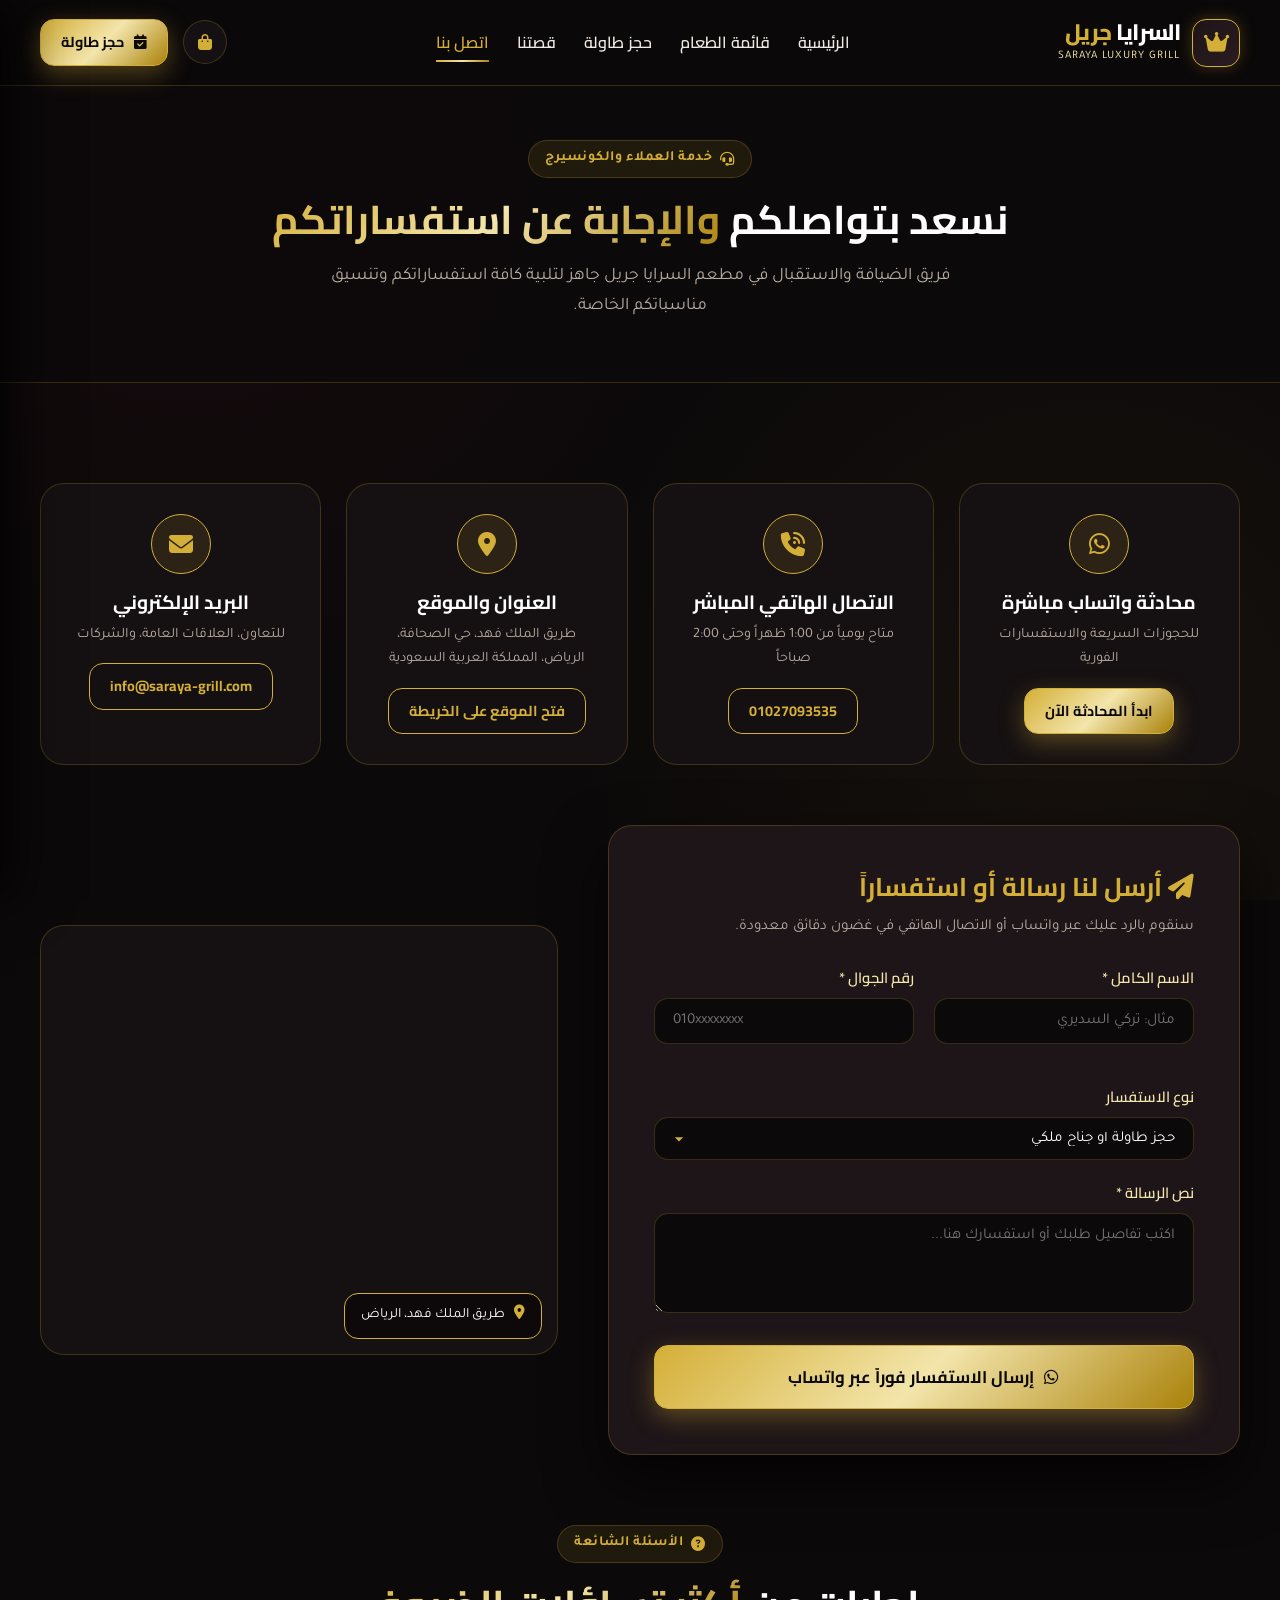
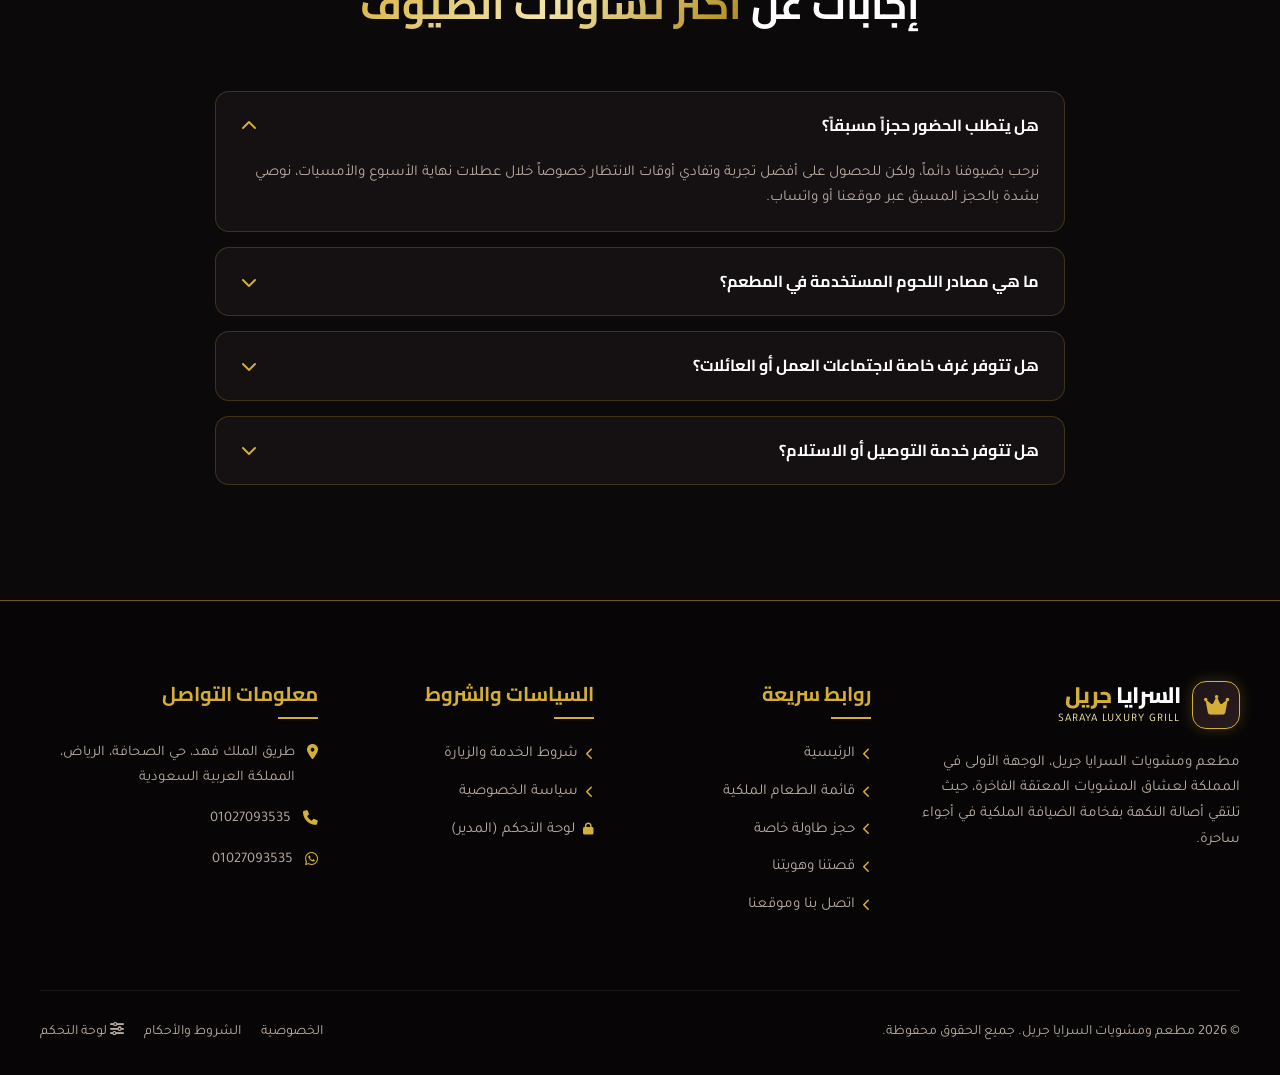
<file: contact.html>
<!DOCTYPE html>
<html lang="ar" dir="rtl">
<head>
  <meta charset="UTF-8">
  <meta name="viewport" content="width=device-width, initial-scale=1.0">
  <title>اتصل بنا وموقعنا | مطعم ومشويات السرايا جريل</title>
  <meta name="description" content="تواصل مع مطعم ومشويات السرايا جريل بالرياض. أرقام الهاتف، محادثة واتساب المباشرة، موقعنا على طريق الملك فهد، وساعات العمل.">
  
  <link rel="stylesheet" href="https://cdnjs.cloudflare.com/ajax/libs/font-awesome/6.5.1/css/all.min.css">
  <link rel="stylesheet" href="css/style.css">
  <style>
    .page-hero {
      padding: 140px 0 60px;
      background: linear-gradient(rgba(12, 9, 10, 0.9), rgba(12, 9, 10, 0.9)),
                  url('https://images.unsplash.com/photo-1517248135467-4c7edcad34c4?auto=format&fit=crop&w=1920&q=80') center/cover;
      text-align: center;
      border-bottom: 1px solid var(--border-dark);
    }
    .contact-channels-grid {
      display: grid;
      grid-template-columns: repeat(auto-fit, minmax(260px, 1fr));
      gap: 25px;
      margin-bottom: 60px;
    }
    .channel-card {
      background: var(--bg-surface);
      border: 1px solid var(--border-dark);
      border-radius: var(--radius-lg);
      padding: 30px;
      text-align: center;
      transition: var(--transition);
    }
    .channel-card:hover {
      border-color: var(--gold-accent);
      transform: translateY(-5px);
      box-shadow: 0 15px 35px rgba(0,0,0,0.6);
    }
    .channel-icon {
      width: 60px;
      height: 60px;
      border-radius: 50%;
      background: rgba(212, 175, 55, 0.12);
      border: 1.5px solid var(--gold-accent);
      color: var(--gold-accent);
      display: flex;
      align-items: center;
      justify-content: center;
      font-size: 1.5rem;
      margin: 0 auto 16px;
    }
    .channel-card h4 {
      font-size: 1.2rem;
      margin-bottom: 8px;
    }
    .channel-card p {
      color: var(--text-muted);
      font-size: 0.9rem;
      margin-bottom: 16px;
    }
    .faq-section {
      margin-top: 70px;
    }
    .faq-item {
      background: var(--bg-surface);
      border: 1px solid var(--border-dark);
      border-radius: var(--radius-md);
      margin-bottom: 15px;
      overflow: hidden;
    }
    .faq-question {
      padding: 20px 25px;
      display: flex;
      align-items: center;
      justify-content: space-between;
      cursor: pointer;
      font-family: var(--font-heading);
      font-weight: 700;
      color: #fff;
    }
    .faq-question i {
      color: var(--gold-accent);
      transition: var(--transition);
    }
    .faq-answer {
      padding: 0 25px 20px;
      color: var(--text-muted);
      font-size: 0.95rem;
      line-height: 1.7;
      display: none;
    }
    .faq-item.active .faq-answer {
      display: block;
    }
    .faq-item.active .faq-question i {
      transform: rotate(180deg);
    }
  </style>
</head>
<body>

  <!-- ==================== HEADER ==================== -->
  <header class="main-header" id="mainHeader">
    <div class="container header-inner">
      <a href="index.html" class="logo-wrapper">
        <div class="logo-icon"><i class="fa-solid fa-crown"></i></div>
        <div class="logo-text">
          <h2>السرايا <span>جريل</span></h2>
          <p>SARAYA LUXURY GRILL</p>
        </div>
      </a>

      <nav class="nav-menu">
        <a href="index.html" class="nav-link">الرئيسية</a>
        <a href="menu.html" class="nav-link">قائمة الطعام</a>
        <a href="reservation.html" class="nav-link">حجز طاولة</a>
        <a href="about.html" class="nav-link">قصتنا</a>
        <a href="contact.html" class="nav-link active">اتصل بنا</a>
      </nav>

      <div class="header-actions">
        <button class="cart-toggle-btn" onclick="SarayaApp.toggleCartDrawer(true)" title="سلة الطلبات">
          <i class="fa-solid fa-bag-shopping"></i>
          <span class="cart-badge" style="display:none;">0</span>
        </button>

        <a href="reservation.html" class="btn-luxury" style="padding: 10px 20px; font-size: 0.9rem;">
          <i class="fa-solid fa-calendar-check"></i> حجز طاولة
        </a>

        <div class="mobile-menu-toggle">
          <i class="fa-solid fa-bars"></i>
        </div>
      </div>
    </div>
  </header>

  <!-- ==================== PAGE HERO ==================== -->
  <section class="page-hero">
    <div class="container">
      <div class="section-badge"><i class="fa-solid fa-headset"></i> خدمة العملاء والكونسيرج</div>
      <h1 class="section-title">نسعد بتواصلكم <span>والإجابة عن استفساراتكم</span></h1>
      <p class="section-desc" style="max-width: 650px; margin: 0 auto;">
        فريق الضيافة والاستقبال في مطعم السرايا جريل جاهز لتلبية كافة استفساراتكم وتنسيق مناسباتكم الخاصة.
      </p>
    </div>
  </section>

  <!-- ==================== CONTACT CHANNELS ==================== -->
  <section class="section-padding">
    <div class="container">
      <div class="contact-channels-grid">
        <div class="channel-card">
          <div class="channel-icon"><i class="fa-brands fa-whatsapp"></i></div>
          <h4>محادثة واتساب مباشرة</h4>
          <p>للحجوزات السريعة والاستفسارات الفورية</p>
          <a href="https://wa.me/201027093535" target="_blank" class="btn-luxury" style="padding:10px 20px; font-size:0.9rem;">
            ابدأ المحادثة الآن
          </a>
        </div>

        <div class="channel-card">
          <div class="channel-icon"><i class="fa-solid fa-phone-volume"></i></div>
          <h4>الاتصال الهاتفي المباشر</h4>
          <p>متاح يومياً من 1:00 ظهراً وحتى 2:00 صباحاً</p>
          <a href="tel:201027093535" class="btn-gold-outline rest-phone" style="padding:10px 20px; font-size:0.9rem;">
            01027093535
          </a>
        </div>

        <div class="channel-card">
          <div class="channel-icon"><i class="fa-solid fa-location-dot"></i></div>
          <h4>العنوان والموقع</h4>
          <p class="rest-address">طريق الملك فهد، حي الصحافة، الرياض</p>
          <a href="https://maps.google.com" target="_blank" class="btn-gold-outline" style="padding:10px 20px; font-size:0.9rem;">
            فتح الموقع على الخريطة
          </a>
        </div>

        <div class="channel-card">
          <div class="channel-icon"><i class="fa-solid fa-envelope"></i></div>
          <h4>البريد الإلكتروني</h4>
          <p>للتعاون، العلاقات العامة، والشركات</p>
          <a href="mailto:info@saraya-grill.com" class="btn-gold-outline" style="padding:10px 20px; font-size:0.9rem;">
            info@saraya-grill.com
          </a>
        </div>
      </div>

      <!-- Contact Message Form -->
      <div class="reservation-grid">
        <div class="reservation-card">
          <h3 style="font-size:1.6rem; margin-bottom: 10px; color:var(--gold-accent);">
            <i class="fa-solid fa-paper-plane"></i> أرسل لنا رسالة أو استفساراً
          </h3>
          <p style="color:var(--text-muted); font-size:0.95rem; margin-bottom: 25px;">
            سنقوم بالرد عليك عبر واتساب أو الاتصال الهاتفي في غضون دقائق معدودة.
          </p>

          <form id="contactInquiryForm">
            <div class="form-row">
              <div class="form-group">
                <label class="form-label">الاسم الكامل *</label>
                <input type="text" id="contactName" class="form-control" placeholder="مثال: تركي السديري" required>
              </div>
              <div class="form-group">
                <label class="form-label">رقم الجوال *</label>
                <input type="tel" id="contactPhone" class="form-control" placeholder="010xxxxxxxx" required>
              </div>
            </div>

            <div class="form-group">
              <label class="form-label">نوع الاستفسار</label>
              <select id="contactTopic" class="form-control">
                <option value="حجز طاولة أو جناح ملكي">حجز طاولة أو جناح ملكي</option>
                <option value="استفسار عن باقات VIP">استفسار عن باقات VIP ومناسبات كبرى</option>
                <option value="طلب طعام خارجي أو بوفيه">طلب طعام خارجي أو بوفيه خاص</option>
                <option value="اقتراح أو ملاحظة">ملاحظة أو اقتراح للإدارة</option>
              </select>
            </div>

            <div class="form-group">
              <label class="form-label">نص الرسالة *</label>
              <textarea id="contactMsg" class="form-control" rows="4" placeholder="اكتب تفاصيل طلبك أو استفسارك هنا..." required></textarea>
            </div>

            <button type="submit" class="btn-luxury" style="width:100%; padding: 15px; font-size:1.05rem;">
              <i class="fa-brands fa-whatsapp"></i> إرسال الاستفسار فوراً عبر واتساب
            </button>
          </form>
        </div>

        <div>
          <!-- Google Maps Placeholder Container -->
          <div style="background:var(--bg-surface); border:1.5px solid var(--border-dark); border-radius:var(--radius-lg); overflow:hidden; height:430px; position:relative;">
            <iframe 
              src="https://www.google.com/maps/embed?pb=!1m18!1m12!1m3!1d115984.85303797686!2d46.68634994999999!3d24.7135517!2m3!1f0!2f0!3f0!3m2!1i1024!2i768!4f13.1!3m3!1m2!1s0x3e2f03890d48939b%3A0x6b6d51bbcfcb931!2sRiyadh%20Saudi%20Arabia!5e0!3m2!1sen!2ssa!4v1680000000000!5m2!1sen!2ssa" 
              width="100%" 
              height="100%" 
              style="border:0; filter: grayscale(80%) invert(90%) contrast(120%);" 
              allowfullscreen="" 
              loading="lazy">
            </iframe>
            <div style="position:absolute; bottom:15px; right:15px; background:rgba(12,9,10,0.92); border:1px solid var(--gold-accent); padding:10px 16px; border-radius:var(--radius-md); font-size:0.88rem; color:#fff;">
              <i class="fa-solid fa-location-dot" style="color:var(--gold-accent); margin-left:6px;"></i> طريق الملك فهد، الرياض
            </div>
          </div>
        </div>
      </div>

      <!-- FAQ Accordion -->
      <div class="faq-section">
        <div class="section-header">
          <div class="section-badge"><i class="fa-solid fa-circle-question"></i> الأسئلة الشائعة</div>
          <h2 class="section-title">إجابات عن <span>أكثر تساؤلات الضيوف</span></h2>
        </div>

        <div style="max-width: 850px; margin: 0 auto;">
          <div class="faq-item active">
            <div class="faq-question">
              <span>هل يتطلب الحضور حجزاً مسبقاً؟</span>
              <i class="fa-solid fa-chevron-down"></i>
            </div>
            <div class="faq-answer">
              نرحب بضيوفنا دائماً، ولكن للحصول على أفضل تجربة وتفادي أوقات الانتظار خصوصاً خلال عطلات نهاية الأسبوع والأمسيات، نوصي بشدة بالحجز المسبق عبر موقعنا أو واتساب.
            </div>
          </div>

          <div class="faq-item">
            <div class="faq-question">
              <span>ما هي مصادر اللحوم المستخدمة في المطعم؟</span>
              <i class="fa-solid fa-chevron-down"></i>
            </div>
            <div class="faq-answer">
              نعتمد حصرياً على لحوم الواغيو اليابانية المعتمدة A5، والبلاك أنجوس الأسترالي والأمريكي، والضأن النيوزيلندي والنعيمي الطازج المعتمد حلال 100%.
            </div>
          </div>

          <div class="faq-item">
            <div class="faq-question">
              <span>هل تتوفر غرف خاصة لاجتماعات العمل أو العائلات؟</span>
              <i class="fa-solid fa-chevron-down"></i>
            </div>
            <div class="faq-answer">
              نعم، يضم المطعم 3 أجنحة ملكية VIP مجهزة بالكامل ومغلقة بأعلى معايير الخصوصية، ومزودة بشاشات عرض ذكية وأجهزة تحكم بالصوت والإضاءة.
            </div>
          </div>

          <div class="faq-item">
            <div class="faq-question">
              <span>هل تتوفر خدمة التوصيل أو الاستلام؟</span>
              <i class="fa-solid fa-chevron-down"></i>
            </div>
            <div class="faq-answer">
              نعم، يمكنكم إضافة الأصناف المفضلة إلى سلة الطلب في الموقع والضغط على "إرسال الطلب عبر واتساب للتجهيز" ليتم تحضيرها فورياً للاستلام أو التوصيل عبر مناديبنا.
            </div>
          </div>
        </div>
      </div>

    </div>
  </section>

  <!-- ==================== FOOTER ==================== -->
  <footer class="main-footer">
    <div class="container">
      <div class="footer-grid">
        <div class="footer-col">
          <div class="logo-wrapper" style="margin-bottom: 20px;">
            <div class="logo-icon"><i class="fa-solid fa-crown"></i></div>
            <div class="logo-text">
              <h2>السرايا <span>جريل</span></h2>
              <p>SARAYA LUXURY GRILL</p>
            </div>
          </div>
          <p class="footer-desc">
            مطعم ومشويات السرايا جريل، الوجهة الأولى في المملكة لعشاق المشويات المعتقة الفاخرة، حيث تلتقي أصالة النكهة بفخامة الضيافة الملكية في أجواء ساحرة.
          </p>
        </div>

        <div class="footer-col">
          <h4>روابط سريعة</h4>
          <ul class="footer-links">
            <li><a href="index.html"><i class="fa-solid fa-chevron-left"></i> الرئيسية</a></li>
            <li><a href="menu.html"><i class="fa-solid fa-chevron-left"></i> قائمة الطعام الملكية</a></li>
            <li><a href="reservation.html"><i class="fa-solid fa-chevron-left"></i> حجز طاولة خاصة</a></li>
            <li><a href="about.html"><i class="fa-solid fa-chevron-left"></i> قصتنا وهويتنا</a></li>
            <li><a href="contact.html"><i class="fa-solid fa-chevron-left"></i> اتصل بنا وموقعنا</a></li>
          </ul>
        </div>

        <div class="footer-col">
          <h4>السياسات والشروط</h4>
          <ul class="footer-links">
            <li><a href="terms.html"><i class="fa-solid fa-chevron-left"></i> شروط الخدمة والزيارة</a></li>
            <li><a href="privacy.html"><i class="fa-solid fa-chevron-left"></i> سياسة الخصوصية</a></li>
            <li><a href="admin/index.html"><i class="fa-solid fa-lock"></i> لوحة التحكم (المدير)</a></li>
          </ul>
        </div>

        <div class="footer-col">
          <h4>معلومات التواصل</h4>
          <div class="footer-contact-item">
            <i class="fa-solid fa-location-dot"></i>
            <span class="rest-address">طريق الملك فهد، حي الصحافة، الرياض، المملكة العربية السعودية</span>
          </div>
          <div class="footer-contact-item">
            <i class="fa-solid fa-phone"></i>
            <span class="rest-phone">01027093535</span>
          </div>
          <div class="footer-contact-item">
            <i class="fa-brands fa-whatsapp"></i>
            <span class="rest-whatsapp">01027093535</span>
          </div>
        </div>
      </div>

      <div class="footer-bottom">
        <p>&copy; 2026 مطعم ومشويات السرايا جريل. جميع الحقوق محفوظة.</p>
        <div class="footer-bottom-links">
          <a href="privacy.html">الخصوصية</a>
          <a href="terms.html">الشروط والأحكام</a>
          <a href="admin/index.html"><i class="fa-solid fa-sliders"></i> لوحة التحكم</a>
        </div>
      </div>
    </div>
  </footer>

  <!-- ==================== CART DRAWER ==================== -->
  <div class="cart-drawer-overlay" id="cartDrawerOverlay" onclick="SarayaApp.toggleCartDrawer(false)"></div>
  <div class="cart-drawer" id="cartDrawer">
    <div class="cart-drawer-header">
      <h3><i class="fa-solid fa-bag-shopping"></i> قائمة طلبك الحالي</h3>
      <button class="cart-drawer-close" onclick="SarayaApp.toggleCartDrawer(false)"><i class="fa-solid fa-xmark"></i></button>
    </div>
    <div class="cart-drawer-body" id="cartDrawerBody"></div>
    <div class="cart-drawer-footer">
      <div class="cart-total-row">
        <span>المجموع الإجمالي:</span>
        <span class="cart-total-num" id="cartTotalNum">0 ر.س</span>
      </div>
      <button class="btn-luxury" style="width: 100%;" onclick="SarayaApp.checkoutWhatsApp()">
        <i class="fa-brands fa-whatsapp"></i> إرسال الطلب عبر واتساب للتجهيز
      </button>
    </div>
  </div>

  <script src="js/restaurant.js"></script>
  <script>
    // FAQ toggles
    document.querySelectorAll('.faq-question').forEach(q => {
      q.addEventListener('click', () => {
        const item = q.parentElement;
        item.classList.toggle('active');
      });
    });

    // Contact form WhatsApp submission
    const inquiryForm = document.getElementById('contactInquiryForm');
    if (inquiryForm) {
      inquiryForm.addEventListener('submit', (e) => {
        e.preventDefault();
        const name = document.getElementById('contactName').value.trim();
        const phone = document.getElementById('contactPhone').value.trim();
        const topic = document.getElementById('contactTopic').value;
        const msg = document.getElementById('contactMsg').value.trim();

        const rest = SarayaApp.data?.restaurant || SARAYA_CONFIG.defaultRestaurant;
        const cleanWa = rest.whatsapp.replace(/[^0-9]/g, '');

        const message = `📩 *رسالة استفسار جديدة - ${rest.name}*
━━━━━━━━━━━━━━━━━━
👤 *الاسم:* ${name}
📞 *الهاتف:* ${phone}
📌 *الموضوع:* ${topic}
💬 *الرسالة:*
${msg}
━━━━━━━━━━━━━━━━━━`;

        window.open(`https://wa.me/${cleanWa}?text=${encodeURIComponent(message)}`, '_blank');
        inquiryForm.reset();
        SarayaApp.showToast('جاري توجيه رسالتكم إلى واتساب...', 'success');
      });
    }
  </script>
</body>
</html>
</file>
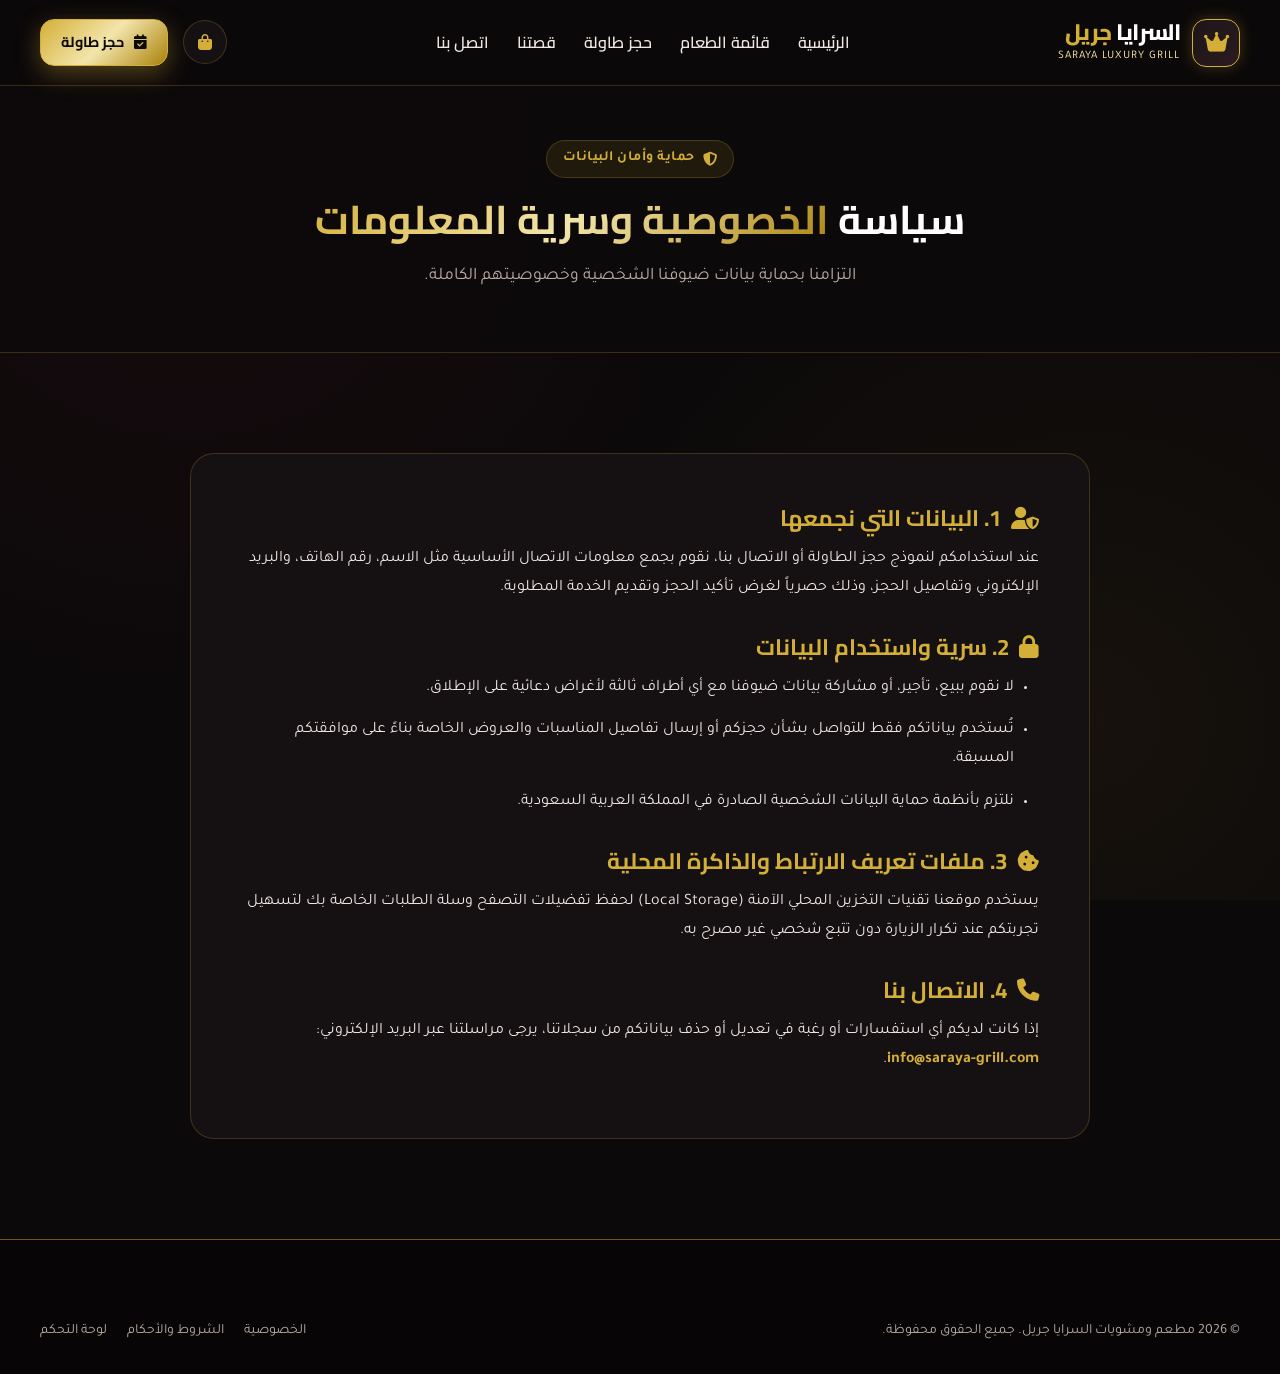
<file: privacy.html>
<!DOCTYPE html>
<html lang="ar" dir="rtl">
<head>
  <meta charset="UTF-8">
  <meta name="viewport" content="width=device-width, initial-scale=1.0">
  <title>سياسة الخصوصية | مطعم ومشويات السرايا جريل</title>
  <link rel="stylesheet" href="https://cdnjs.cloudflare.com/ajax/libs/font-awesome/6.5.1/css/all.min.css">
  <link rel="stylesheet" href="css/style.css">
  <style>
    .page-hero {
      padding: 140px 0 60px;
      background: linear-gradient(rgba(12, 9, 10, 0.9), rgba(12, 9, 10, 0.9)),
                  url('https://images.unsplash.com/photo-1544025162-d76694265947?auto=format&fit=crop&w=1920&q=80') center/cover;
      text-align: center;
      border-bottom: 1px solid var(--border-dark);
    }
    .legal-content {
      background: var(--bg-surface);
      border: 1px solid var(--border-dark);
      border-radius: var(--radius-lg);
      padding: 50px;
      max-width: 900px;
      margin: 0 auto;
    }
    .legal-content h3 {
      font-size: 1.4rem;
      color: var(--gold-accent);
      margin: 30px 0 12px;
      display: flex;
      align-items: center;
      gap: 10px;
    }
    .legal-content h3:first-child { margin-top: 0; }
    .legal-content p, .legal-content li {
      color: var(--text-body);
      font-size: 1rem;
      line-height: 1.8;
      margin-bottom: 14px;
    }
    .legal-content ul {
      padding-right: 25px;
      list-style-type: disc;
      margin-bottom: 20px;
    }
  </style>
</head>
<body>

  <!-- ==================== HEADER ==================== -->
  <header class="main-header" id="mainHeader">
    <div class="container header-inner">
      <a href="index.html" class="logo-wrapper">
        <div class="logo-icon"><i class="fa-solid fa-crown"></i></div>
        <div class="logo-text">
          <h2>السرايا <span>جريل</span></h2>
          <p>SARAYA LUXURY GRILL</p>
        </div>
      </a>

      <nav class="nav-menu">
        <a href="index.html" class="nav-link">الرئيسية</a>
        <a href="menu.html" class="nav-link">قائمة الطعام</a>
        <a href="reservation.html" class="nav-link">حجز طاولة</a>
        <a href="about.html" class="nav-link">قصتنا</a>
        <a href="contact.html" class="nav-link">اتصل بنا</a>
      </nav>

      <div class="header-actions">
        <button class="cart-toggle-btn" onclick="SarayaApp.toggleCartDrawer(true)" title="سلة الطلبات">
          <i class="fa-solid fa-bag-shopping"></i>
          <span class="cart-badge" style="display:none;">0</span>
        </button>

        <a href="reservation.html" class="btn-luxury" style="padding: 10px 20px; font-size: 0.9rem;">
          <i class="fa-solid fa-calendar-check"></i> حجز طاولة
        </a>

        <div class="mobile-menu-toggle">
          <i class="fa-solid fa-bars"></i>
        </div>
      </div>
    </div>
  </header>

  <!-- ==================== HERO ==================== -->
  <section class="page-hero">
    <div class="container">
      <div class="section-badge"><i class="fa-solid fa-shield-halved"></i> حماية وأمان البيانات</div>
      <h1 class="section-title">سياسة <span>الخصوصية وسرية المعلومات</span></h1>
      <p class="section-desc">التزامنا بحماية بيانات ضيوفنا الشخصية وخصوصيتهم الكاملة.</p>
    </div>
  </section>

  <!-- ==================== CONTENT ==================== -->
  <section class="section-padding">
    <div class="container">
      <div class="legal-content">
        <h3><i class="fa-solid fa-user-shield"></i> 1. البيانات التي نجمعها</h3>
        <p>عند استخدامكم لنموذج حجز الطاولة أو الاتصال بنا، نقوم بجمع معلومات الاتصال الأساسية مثل الاسم، رقم الهاتف، والبريد الإلكتروني وتفاصيل الحجز، وذلك حصرياً لغرض تأكيد الحجز وتقديم الخدمة المطلوبة.</p>

        <h3><i class="fa-solid fa-lock"></i> 2. سرية واستخدام البيانات</h3>
        <ul>
          <li>لا نقوم ببيع، تأجير، أو مشاركة بيانات ضيوفنا مع أي أطراف ثالثة لأغراض دعائية على الإطلاق.</li>
          <li>تُستخدم بياناتكم فقط للتواصل بشأن حجزكم أو إرسال تفاصيل المناسبات والعروض الخاصة بناءً على موافقتكم المسبقة.</li>
          <li>نلتزم بأنظمة حماية البيانات الشخصية الصادرة في المملكة العربية السعودية.</li>
        </ul>

        <h3><i class="fa-solid fa-cookie-bite"></i> 3. ملفات تعريف الارتباط والذاكرة المحلية</h3>
        <p>يستخدم موقعنا تقنيات التخزين المحلي الآمنة (Local Storage) لحفظ تفضيلات التصفح وسلة الطلبات الخاصة بك لتسهيل تجربتكم عند تكرار الزيارة دون تتبع شخصي غير مصرح به.</p>

        <h3><i class="fa-solid fa-phone"></i> 4. الاتصال بنا</h3>
        <p>إذا كانت لديكم أي استفسارات أو رغبة في تعديل أو حذف بياناتكم من سجلاتنا، يرجى مراسلتنا عبر البريد الإلكتروني: <strong style="color:var(--gold-accent);">info@saraya-grill.com</strong>.</p>
      </div>
    </div>
  </section>

  <!-- ==================== FOOTER ==================== -->
  <footer class="main-footer">
    <div class="container">
      <div class="footer-bottom" style="border-top:none; padding-top:0;">
        <p>&copy; 2026 مطعم ومشويات السرايا جريل. جميع الحقوق محفوظة.</p>
        <div class="footer-bottom-links">
          <a href="privacy.html">الخصوصية</a>
          <a href="terms.html">الشروط والأحكام</a>
          <a href="admin/index.html">لوحة التحكم</a>
        </div>
      </div>
    </div>
  </footer>

  <script src="js/restaurant.js"></script>
</body>
</html>
</file>
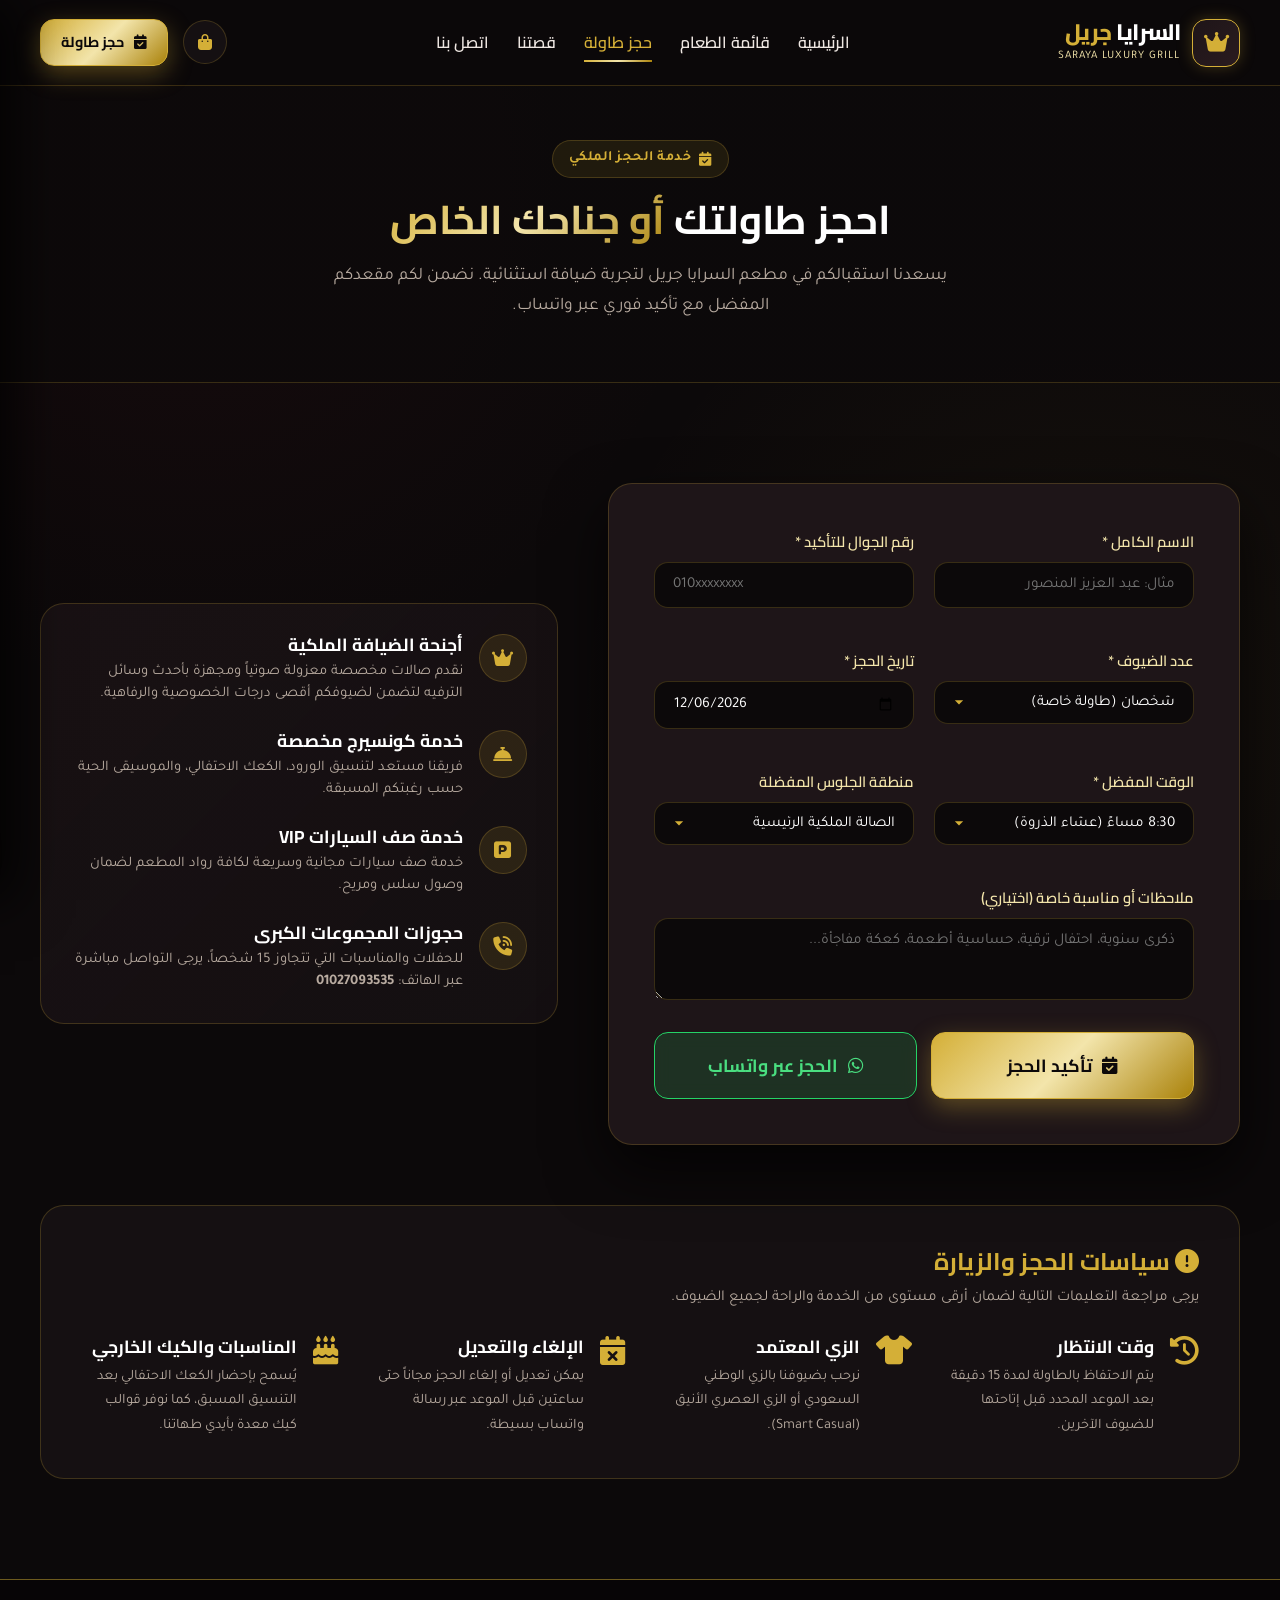
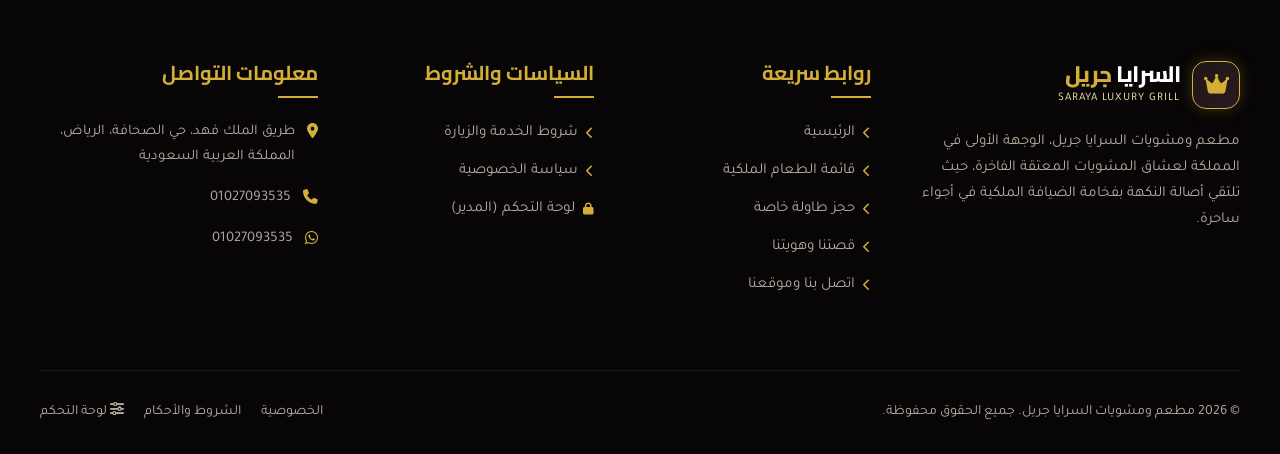
<file: reservation.html>
<!DOCTYPE html>
<html lang="ar" dir="rtl">
<head>
  <meta charset="UTF-8">
  <meta name="viewport" content="width=device-width, initial-scale=1.0">
  <title>حجز طاولة خاصة وجناح ملكي | مطعم ومشويات السرايا جريل</title>
  <meta name="description" content="احجز طاولتك الفاخرة أو جناحك الملكي في مطعم السرايا جريل بالرياض. خدمة كونسيرج مخصصة وتأكيد حجز فوري عبر واتساب.">
  
  <link rel="stylesheet" href="https://cdnjs.cloudflare.com/ajax/libs/font-awesome/6.5.1/css/all.min.css">
  <link rel="stylesheet" href="css/style.css">
  <style>
    .page-hero {
      padding: 140px 0 60px;
      background: linear-gradient(rgba(12, 9, 10, 0.9), rgba(12, 9, 10, 0.9)),
                  url('https://images.unsplash.com/photo-1517248135467-4c7edcad34c4?auto=format&fit=crop&w=1920&q=80') center/cover;
      text-align: center;
      border-bottom: 1px solid var(--border-dark);
    }
    .dining-rules-card {
      background: var(--bg-surface);
      border: 1px solid var(--border-dark);
      border-radius: var(--radius-lg);
      padding: 40px;
      margin-top: 60px;
    }
    .rules-grid {
      display: grid;
      grid-template-columns: repeat(auto-fit, minmax(250px, 1fr));
      gap: 30px;
      margin-top: 25px;
    }
    .rule-box {
      display: flex;
      gap: 16px;
    }
    .rule-box i {
      font-size: 1.8rem;
      color: var(--gold-accent);
      flex-shrink: 0;
    }
    .rule-box h4 {
      font-size: 1.1rem;
      margin-bottom: 6px;
    }
    .rule-box p {
      color: var(--text-muted);
      font-size: 0.9rem;
    }
  </style>
</head>
<body>

  <!-- ==================== HEADER ==================== -->
  <header class="main-header" id="mainHeader">
    <div class="container header-inner">
      <a href="index.html" class="logo-wrapper">
        <div class="logo-icon"><i class="fa-solid fa-crown"></i></div>
        <div class="logo-text">
          <h2>السرايا <span>جريل</span></h2>
          <p>SARAYA LUXURY GRILL</p>
        </div>
      </a>

      <nav class="nav-menu">
        <a href="index.html" class="nav-link">الرئيسية</a>
        <a href="menu.html" class="nav-link">قائمة الطعام</a>
        <a href="reservation.html" class="nav-link active">حجز طاولة</a>
        <a href="about.html" class="nav-link">قصتنا</a>
        <a href="contact.html" class="nav-link">اتصل بنا</a>
      </nav>

      <div class="header-actions">
        <button class="cart-toggle-btn" onclick="SarayaApp.toggleCartDrawer(true)" title="سلة الطلبات">
          <i class="fa-solid fa-bag-shopping"></i>
          <span class="cart-badge" style="display:none;">0</span>
        </button>

        <a href="reservation.html" class="btn-luxury" style="padding: 10px 20px; font-size: 0.9rem;">
          <i class="fa-solid fa-calendar-check"></i> حجز طاولة
        </a>

        <div class="mobile-menu-toggle">
          <i class="fa-solid fa-bars"></i>
        </div>
      </div>
    </div>
  </header>

  <!-- ==================== PAGE HERO ==================== -->
  <section class="page-hero">
    <div class="container">
      <div class="section-badge"><i class="fa-solid fa-calendar-check"></i> خدمة الحجز الملكي</div>
      <h1 class="section-title">احجز طاولتك <span>أو جناحك الخاص</span></h1>
      <p class="section-desc" style="max-width: 650px; margin: 0 auto;">
        يسعدنا استقبالكم في مطعم السرايا جريل لتجربة ضيافة استثنائية. نضمن لكم مقعدكم المفضل مع تأكيد فوري عبر واتساب.
      </p>
    </div>
  </section>

  <!-- ==================== RESERVATION FORM SECTION ==================== -->
  <section class="section-padding">
    <div class="container">
      <div class="reservation-grid">
        <div class="reservation-card">
          <form id="reservationForm">
            <div class="form-row">
              <div class="form-group">
                <label class="form-label">الاسم الكامل *</label>
                <input type="text" id="resName" class="form-control" placeholder="مثال: عبد العزيز المنصور" required>
              </div>
              <div class="form-group">
                <label class="form-label">رقم الجوال للتأكيد *</label>
                <input type="tel" id="resPhone" class="form-control" placeholder="010xxxxxxxx" required>
              </div>
            </div>

            <div class="form-row">
              <div class="form-group">
                <label class="form-label">عدد الضيوف *</label>
                <select id="resGuests" class="form-control">
                  <option value="1">شخص واحد</option>
                  <option value="2" selected>شخصان (طاولة خاصة)</option>
                  <option value="3">3 أشخاص</option>
                  <option value="4">4 أشخاص</option>
                  <option value="5">5 أشخاص</option>
                  <option value="6">6 أشخاص (عائلية)</option>
                  <option value="8">8 أشخاص (جناح خاص)</option>
                  <option value="10+">10 أشخاص فأكثر (وفد/مناسبة)</option>
                </select>
              </div>
              <div class="form-group">
                <label class="form-label">تاريخ الحجز *</label>
                <input type="date" id="resDate" class="form-control" required>
              </div>
            </div>

            <div class="form-row">
              <div class="form-group">
                <label class="form-label">الوقت المفضل *</label>
                <select id="resTime" class="form-control">
                  <option value="1:30 PM">1:30 بعد الظهر (غداء)</option>
                  <option value="2:30 PM">2:30 بعد الظهر (غداء)</option>
                  <option value="4:00 PM">4:00 عصراً</option>
                  <option value="7:00 PM">7:00 مساءً (عشاء مبكر)</option>
                  <option value="8:30 PM" selected>8:30 مساءً (عشاء الذروة)</option>
                  <option value="10:00 PM">10:00 مساءً</option>
                  <option value="11:30 PM">11:30 مساءً</option>
                </select>
              </div>
              <div class="form-group">
                <label class="form-label">منطقة الجلوس المفضلة</label>
                <select id="resZone" class="form-control">
                  <option value="main">الصالة الملكية الرئيسية</option>
                  <option value="terrace">الشرفة الخارجية المطلة (تراس)</option>
                  <option value="vip">الجناح الملكي الخاص VIP</option>
                  <option value="romantic">طاولة رومانسية هادئة</option>
                </select>
              </div>
            </div>

            <div class="form-group">
              <label class="form-label">ملاحظات أو مناسبة خاصة (اختياري)</label>
              <textarea id="resNotes" class="form-control" rows="3" placeholder="ذكرى سنوية، احتفال ترقية، حساسية أطعمة، كعكة مفاجأة..."></textarea>
            </div>

            <div style="display:flex; gap:14px; flex-wrap:wrap; margin-top:20px;">
              <button type="button" onclick="SarayaApp.submitOnlineReservation()" class="btn-luxury" style="flex:1; min-width:220px; padding: 16px; font-size: 1.1rem;">
                <i class="fa-solid fa-calendar-check"></i> تأكيد الحجز
              </button>
              <button type="button" onclick="SarayaApp.submitWhatsAppReservation()" class="btn-gold-outline" style="flex:1; min-width:220px; padding: 16px; font-size: 1.1rem; background: rgba(37, 211, 102, 0.15); border-color: #25d366; color: #4ade80;">
                <i class="fa-brands fa-whatsapp"></i> الحجز عبر واتساب
              </button>
            </div>
          </form>
        </div>

        <div class="reservation-info-card">
          <div class="info-item">
            <div class="info-icon"><i class="fa-solid fa-crown"></i></div>
            <div class="info-content">
              <h4>أجنحة الضيافة الملكية</h4>
              <p>نقدم صالات مخصصة معزولة صوتياً ومجهزة بأحدث وسائل الترفيه لتضمن لضيوفكم أقصى درجات الخصوصية والرفاهية.</p>
            </div>
          </div>

          <div class="info-item">
            <div class="info-icon"><i class="fa-solid fa-bell-concierge"></i></div>
            <div class="info-content">
              <h4>خدمة كونسيرج مخصصة</h4>
              <p>فريقنا مستعد لتنسيق الورود، الكعك الاحتفالي، والموسيقى الحية حسب رغبتكم المسبقة.</p>
            </div>
          </div>

          <div class="info-item">
            <div class="info-icon"><i class="fa-solid fa-square-parking"></i></div>
            <div class="info-content">
              <h4>خدمة صف السيارات VIP</h4>
              <p>خدمة صف سيارات مجانية وسريعة لكافة رواد المطعم لضمان وصول سلس ومريح.</p>
            </div>
          </div>

          <div class="info-item">
            <div class="info-icon"><i class="fa-solid fa-phone-volume"></i></div>
            <div class="info-content">
              <h4>حجوزات المجموعات الكبرى</h4>
              <p>للحفلات والمناسبات التي تتجاوز 15 شخصاً، يرجى التواصل مباشرة عبر الهاتف: <strong class="rest-phone">01027093535</strong></p>
            </div>
          </div>
        </div>
      </div>

      <!-- Dining Rules & Policies -->
      <div class="dining-rules-card" id="rules">
        <h3 style="font-size:1.5rem; margin-bottom: 8px; color:var(--gold-accent);">
          <i class="fa-solid fa-circle-exclamation"></i> سياسات الحجز والزيارة
        </h3>
        <p style="color:var(--text-muted); font-size: 0.95rem;">يرجى مراجعة التعليمات التالية لضمان أرقى مستوى من الخدمة والراحة لجميع الضيوف.</p>

        <div class="rules-grid">
          <div class="rule-box">
            <i class="fa-solid fa-clock-rotate-left"></i>
            <div>
              <h4>وقت الانتظار</h4>
              <p>يتم الاحتفاظ بالطاولة لمدة 15 دقيقة بعد الموعد المحدد قبل إتاحتها للضيوف الآخرين.</p>
            </div>
          </div>

          <div class="rule-box">
            <i class="fa-solid fa-shirt"></i>
            <div>
              <h4>الزي المعتمد</h4>
              <p>نرحب بضيوفنا بالزي الوطني السعودي أو الزي العصري الأنيق (Smart Casual).</p>
            </div>
          </div>

          <div class="rule-box">
            <i class="fa-solid fa-calendar-xmark"></i>
            <div>
              <h4>الإلغاء والتعديل</h4>
              <p>يمكن تعديل أو إلغاء الحجز مجاناً حتى ساعتين قبل الموعد عبر رسالة واتساب بسيطة.</p>
            </div>
          </div>

          <div class="rule-box">
            <i class="fa-solid fa-cake-candles"></i>
            <div>
              <h4>المناسبات والكيك الخارجي</h4>
              <p>يُسمح بإحضار الكعك الاحتفالي بعد التنسيق المسبق، كما نوفر قوالب كيك معدة بأيدي طهاتنا.</p>
            </div>
          </div>
        </div>
      </div>
    </div>
  </section>

  <!-- ==================== FOOTER ==================== -->
  <footer class="main-footer">
    <div class="container">
      <div class="footer-grid">
        <div class="footer-col">
          <div class="logo-wrapper" style="margin-bottom: 20px;">
            <div class="logo-icon"><i class="fa-solid fa-crown"></i></div>
            <div class="logo-text">
              <h2>السرايا <span>جريل</span></h2>
              <p>SARAYA LUXURY GRILL</p>
            </div>
          </div>
          <p class="footer-desc">
            مطعم ومشويات السرايا جريل، الوجهة الأولى في المملكة لعشاق المشويات المعتقة الفاخرة، حيث تلتقي أصالة النكهة بفخامة الضيافة الملكية في أجواء ساحرة.
          </p>
        </div>

        <div class="footer-col">
          <h4>روابط سريعة</h4>
          <ul class="footer-links">
            <li><a href="index.html"><i class="fa-solid fa-chevron-left"></i> الرئيسية</a></li>
            <li><a href="menu.html"><i class="fa-solid fa-chevron-left"></i> قائمة الطعام الملكية</a></li>
            <li><a href="reservation.html"><i class="fa-solid fa-chevron-left"></i> حجز طاولة خاصة</a></li>
            <li><a href="about.html"><i class="fa-solid fa-chevron-left"></i> قصتنا وهويتنا</a></li>
            <li><a href="contact.html"><i class="fa-solid fa-chevron-left"></i> اتصل بنا وموقعنا</a></li>
          </ul>
        </div>

        <div class="footer-col">
          <h4>السياسات والشروط</h4>
          <ul class="footer-links">
            <li><a href="terms.html"><i class="fa-solid fa-chevron-left"></i> شروط الخدمة والزيارة</a></li>
            <li><a href="privacy.html"><i class="fa-solid fa-chevron-left"></i> سياسة الخصوصية</a></li>
            <li><a href="admin/index.html"><i class="fa-solid fa-lock"></i> لوحة التحكم (المدير)</a></li>
          </ul>
        </div>

        <div class="footer-col">
          <h4>معلومات التواصل</h4>
          <div class="footer-contact-item">
            <i class="fa-solid fa-location-dot"></i>
            <span class="rest-address">طريق الملك فهد، حي الصحافة، الرياض، المملكة العربية السعودية</span>
          </div>
          <div class="footer-contact-item">
            <i class="fa-solid fa-phone"></i>
            <span class="rest-phone">01027093535</span>
          </div>
          <div class="footer-contact-item">
            <i class="fa-brands fa-whatsapp"></i>
            <span class="rest-whatsapp">01027093535</span>
          </div>
        </div>
      </div>

      <div class="footer-bottom">
        <p>&copy; 2026 مطعم ومشويات السرايا جريل. جميع الحقوق محفوظة.</p>
        <div class="footer-bottom-links">
          <a href="privacy.html">الخصوصية</a>
          <a href="terms.html">الشروط والأحكام</a>
          <a href="admin/index.html"><i class="fa-solid fa-sliders"></i> لوحة التحكم</a>
        </div>
      </div>
    </div>
  </footer>

  <!-- ==================== CART DRAWER ==================== -->
  <div class="cart-drawer-overlay" id="cartDrawerOverlay" onclick="SarayaApp.toggleCartDrawer(false)"></div>
  <div class="cart-drawer" id="cartDrawer">
    <div class="cart-drawer-header">
      <h3><i class="fa-solid fa-bag-shopping"></i> قائمة طلبك الحالي</h3>
      <button class="cart-drawer-close" onclick="SarayaApp.toggleCartDrawer(false)"><i class="fa-solid fa-xmark"></i></button>
    </div>
    <div class="cart-drawer-body" id="cartDrawerBody"></div>
    <div class="cart-drawer-footer">
      <div class="cart-total-row">
        <span>المجموع الإجمالي:</span>
        <span class="cart-total-num" id="cartTotalNum">0 ر.س</span>
      </div>
      <button class="btn-luxury" style="width: 100%;" onclick="SarayaApp.checkoutWhatsApp()">
        <i class="fa-brands fa-whatsapp"></i> إرسال الطلب عبر واتساب للتجهيز
      </button>
    </div>
  </div>

  <script src="js/restaurant.js"></script>
</body>
</html>
</file>
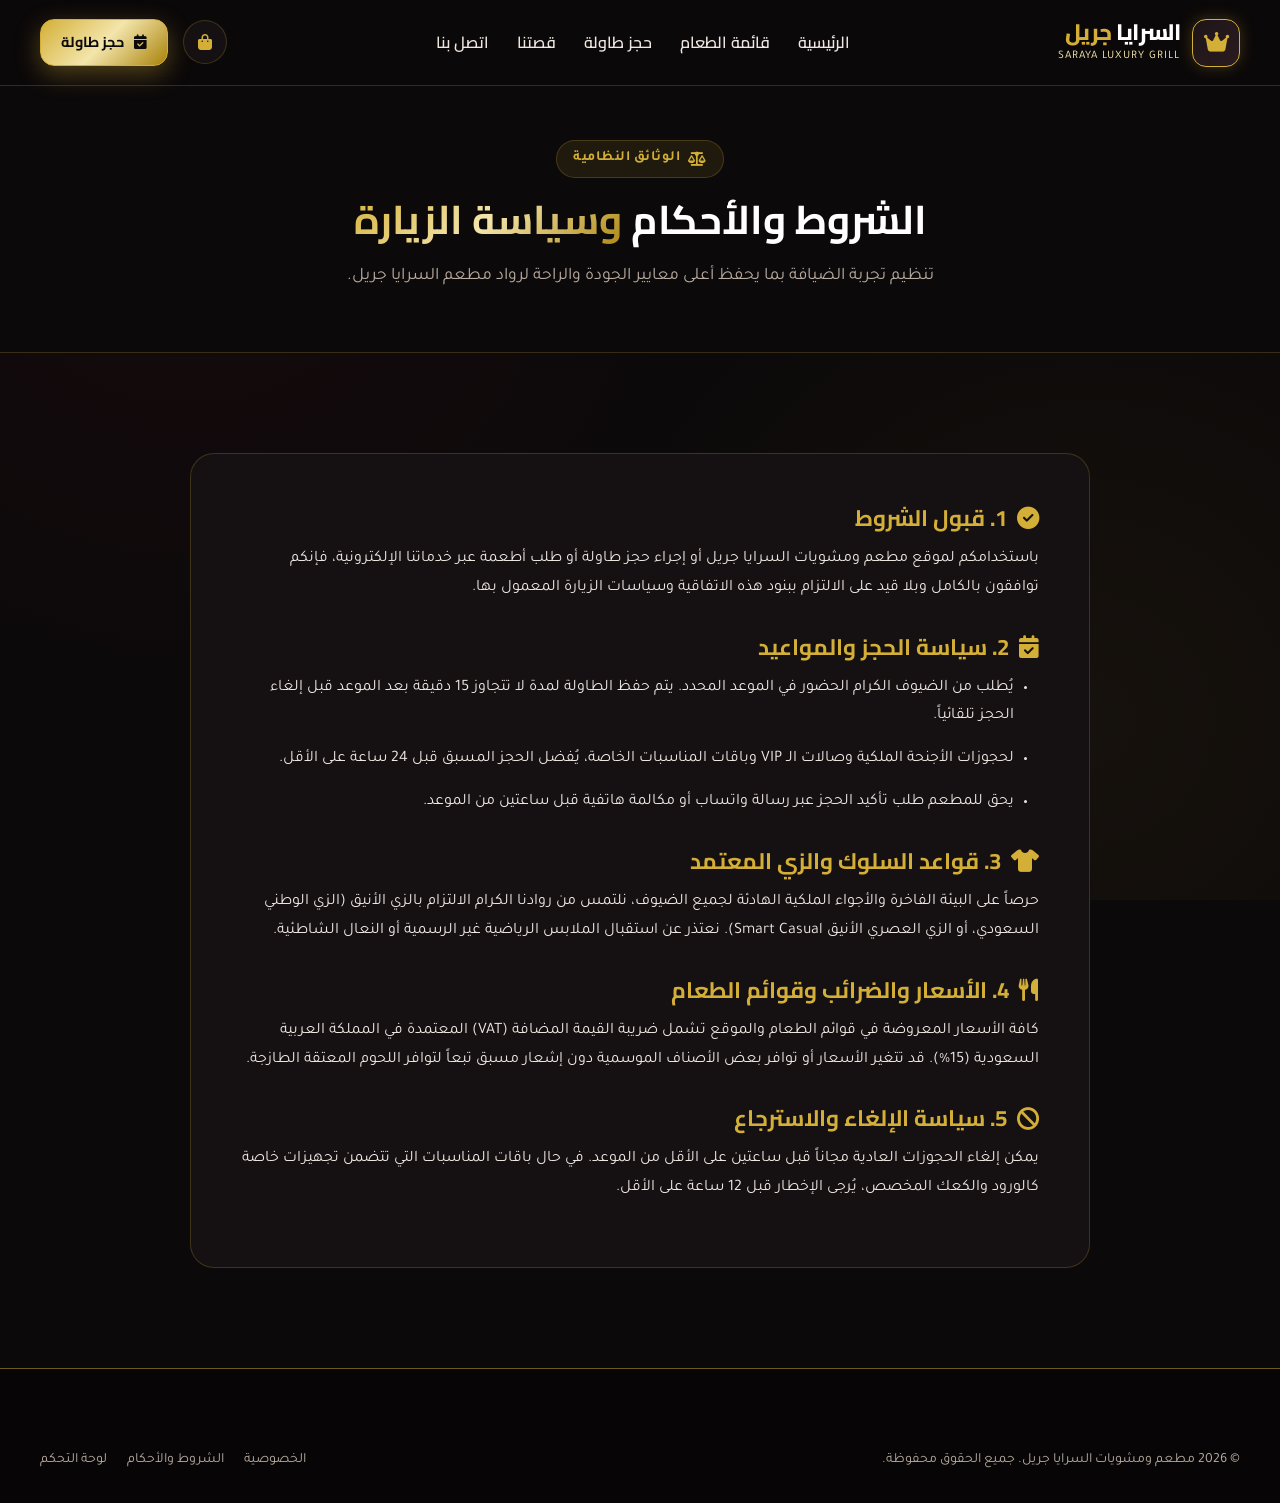
<file: terms.html>
<!DOCTYPE html>
<html lang="ar" dir="rtl">
<head>
  <meta charset="UTF-8">
  <meta name="viewport" content="width=device-width, initial-scale=1.0">
  <title>شروط الخدمة والزيارة | مطعم ومشويات السرايا جريل</title>
  <link rel="stylesheet" href="https://cdnjs.cloudflare.com/ajax/libs/font-awesome/6.5.1/css/all.min.css">
  <link rel="stylesheet" href="css/style.css">
  <style>
    .page-hero {
      padding: 140px 0 60px;
      background: linear-gradient(rgba(12, 9, 10, 0.9), rgba(12, 9, 10, 0.9)),
                  url('https://images.unsplash.com/photo-1544025162-d76694265947?auto=format&fit=crop&w=1920&q=80') center/cover;
      text-align: center;
      border-bottom: 1px solid var(--border-dark);
    }
    .legal-content {
      background: var(--bg-surface);
      border: 1px solid var(--border-dark);
      border-radius: var(--radius-lg);
      padding: 50px;
      max-width: 900px;
      margin: 0 auto;
    }
    .legal-content h3 {
      font-size: 1.4rem;
      color: var(--gold-accent);
      margin: 30px 0 12px;
      display: flex;
      align-items: center;
      gap: 10px;
    }
    .legal-content h3:first-child { margin-top: 0; }
    .legal-content p, .legal-content li {
      color: var(--text-body);
      font-size: 1rem;
      line-height: 1.8;
      margin-bottom: 14px;
    }
    .legal-content ul {
      padding-right: 25px;
      list-style-type: disc;
      margin-bottom: 20px;
    }
  </style>
</head>
<body>

  <!-- ==================== HEADER ==================== -->
  <header class="main-header" id="mainHeader">
    <div class="container header-inner">
      <a href="index.html" class="logo-wrapper">
        <div class="logo-icon"><i class="fa-solid fa-crown"></i></div>
        <div class="logo-text">
          <h2>السرايا <span>جريل</span></h2>
          <p>SARAYA LUXURY GRILL</p>
        </div>
      </a>

      <nav class="nav-menu">
        <a href="index.html" class="nav-link">الرئيسية</a>
        <a href="menu.html" class="nav-link">قائمة الطعام</a>
        <a href="reservation.html" class="nav-link">حجز طاولة</a>
        <a href="about.html" class="nav-link">قصتنا</a>
        <a href="contact.html" class="nav-link">اتصل بنا</a>
      </nav>

      <div class="header-actions">
        <button class="cart-toggle-btn" onclick="SarayaApp.toggleCartDrawer(true)" title="سلة الطلبات">
          <i class="fa-solid fa-bag-shopping"></i>
          <span class="cart-badge" style="display:none;">0</span>
        </button>

        <a href="reservation.html" class="btn-luxury" style="padding: 10px 20px; font-size: 0.9rem;">
          <i class="fa-solid fa-calendar-check"></i> حجز طاولة
        </a>

        <div class="mobile-menu-toggle">
          <i class="fa-solid fa-bars"></i>
        </div>
      </div>
    </div>
  </header>

  <!-- ==================== HERO ==================== -->
  <section class="page-hero">
    <div class="container">
      <div class="section-badge"><i class="fa-solid fa-scale-balanced"></i> الوثائق النظامية</div>
      <h1 class="section-title">الشروط والأحكام <span>وسياسة الزيارة</span></h1>
      <p class="section-desc">تنظيم تجربة الضيافة بما يحفظ أعلى معايير الجودة والراحة لرواد مطعم السرايا جريل.</p>
    </div>
  </section>

  <!-- ==================== CONTENT ==================== -->
  <section class="section-padding">
    <div class="container">
      <div class="legal-content">
        <h3><i class="fa-solid fa-circle-check"></i> 1. قبول الشروط</h3>
        <p>باستخدامكم لموقع مطعم ومشويات السرايا جريل أو إجراء حجز طاولة أو طلب أطعمة عبر خدماتنا الإلكترونية، فإنكم توافقون بالكامل وبلا قيد على الالتزام ببنود هذه الاتفاقية وسياسات الزيارة المعمول بها.</p>

        <h3><i class="fa-solid fa-calendar-check"></i> 2. سياسة الحجز والمواعيد</h3>
        <ul>
          <li>يُطلب من الضيوف الكرام الحضور في الموعد المحدد. يتم حفظ الطاولة لمدة لا تتجاوز 15 دقيقة بعد الموعد قبل إلغاء الحجز تلقائياً.</li>
          <li>لحجوزات الأجنحة الملكية وصالات الـ VIP وباقات المناسبات الخاصة، يُفضل الحجز المسبق قبل 24 ساعة على الأقل.</li>
          <li>يحق للمطعم طلب تأكيد الحجز عبر رسالة واتساب أو مكالمة هاتفية قبل ساعتين من الموعد.</li>
        </ul>

        <h3><i class="fa-solid fa-shirt"></i> 3. قواعد السلوك والزي المعتمد</h3>
        <p>حرصاً على البيئة الفاخرة والأجواء الملكية الهادئة لجميع الضيوف، نلتمس من روادنا الكرام الالتزام بالزي الأنيق (الزي الوطني السعودي، أو الزي العصري الأنيق Smart Casual). نعتذر عن استقبال الملابس الرياضية غير الرسمية أو النعال الشاطئية.</p>

        <h3><i class="fa-solid fa-utensils"></i> 4. الأسعار والضرائب وقوائم الطعام</h3>
        <p>كافة الأسعار المعروضة في قوائم الطعام والموقع تشمل ضريبة القيمة المضافة (VAT) المعتمدة في المملكة العربية السعودية (15%). قد تتغير الأسعار أو توافر بعض الأصناف الموسمية دون إشعار مسبق تبعاً لتوافر اللحوم المعتقة الطازجة.</p>

        <h3><i class="fa-solid fa-ban"></i> 5. سياسة الإلغاء والاسترجاع</h3>
        <p>يمكن إلغاء الحجوزات العادية مجاناً قبل ساعتين على الأقل من الموعد. في حال باقات المناسبات التي تتضمن تجهيزات خاصة كالورود والكعك المخصص، يُرجى الإخطار قبل 12 ساعة على الأقل.</p>
      </div>
    </div>
  </section>

  <!-- ==================== FOOTER ==================== -->
  <footer class="main-footer">
    <div class="container">
      <div class="footer-bottom" style="border-top:none; padding-top:0;">
        <p>&copy; 2026 مطعم ومشويات السرايا جريل. جميع الحقوق محفوظة.</p>
        <div class="footer-bottom-links">
          <a href="privacy.html">الخصوصية</a>
          <a href="terms.html">الشروط والأحكام</a>
          <a href="admin/index.html">لوحة التحكم</a>
        </div>
      </div>
    </div>
  </footer>

  <script src="js/restaurant.js"></script>
</body>
</html>
</file>
<file: css/style.css>
/* ===================================================================
   مطعم ومشويات السرايا جريل - Saraya Grill Luxury Restaurant
   الملف الرئيسي للأنماط والتصميم الملكي الأصيل
   =================================================================== */

@import url('https://fonts.googleapis.com/css2?family=Cairo:wght@400;600;700;800;900&family=Tajawal:wght@300;400;500;700&display=swap');

:root {
  --bg-main: #0c090a;
  --bg-surface: #151012;
  --bg-surface-elevated: #1e1518;
  --bg-card: rgba(21, 16, 18, 0.85);
  
  --wine-primary: #8b1d2c;
  --wine-hover: #a82337;
  --wine-glow: rgba(139, 29, 44, 0.45);
  
  --gold-accent: #d4af37;
  --gold-hover: #e5c358;
  --gold-light: #f3e5ab;
  --gold-gradient: linear-gradient(135deg, #d4af37 0%, #f3e5ab 50%, #aa820a 100%);
  --gold-glow: rgba(212, 175, 55, 0.25);
  
  --text-main: #ffffff;
  --text-body: #eee7e2;
  --text-muted: #b8aba0;
  
  --border-dark: rgba(212, 175, 55, 0.22);
  --border-dark-strong: rgba(212, 175, 55, 0.5);
  --border-light: rgba(255, 255, 255, 0.08);
  
  --radius-sm: 8px;
  --radius-md: 14px;
  --radius-lg: 24px;
  --radius-full: 9999px;
  
  --font-heading: 'Cairo', sans-serif;
  --font-body: 'Tajawal', sans-serif;
  --transition: all 0.3s cubic-bezier(0.25, 0.8, 0.25, 1);
  --shadow-card: 0 15px 35px rgba(0, 0, 0, 0.6);
  --shadow-gold: 0 8px 30px rgba(212, 175, 55, 0.2);
}

/* Base Reset */
*, *::before, *::after {
  box-sizing: border-box;
  margin: 0;
  padding: 0;
}

html {
  scroll-behavior: smooth;
  font-size: 16px;
  direction: rtl;
}

body {
  font-family: var(--font-body);
  background-color: var(--bg-main);
  color: var(--text-body);
  line-height: 1.7;
  overflow-x: hidden;
  background-image: 
    radial-gradient(circle at 15% 20%, rgba(139, 29, 44, 0.08) 0%, transparent 40%),
    radial-gradient(circle at 85% 80%, rgba(212, 175, 55, 0.05) 0%, transparent 40%);
  background-attachment: fixed;
}

h1, h2, h3, h4, h5, h6 {
  font-family: var(--font-heading);
  color: var(--text-main);
  line-height: 1.3;
  font-weight: 700;
}

a {
  color: inherit;
  text-decoration: none;
  transition: var(--transition);
}

ul {
  list-style: none;
}

img {
  max-width: 100%;
  height: auto;
  display: block;
}

button, input, select, textarea {
  font-family: inherit;
  font-size: inherit;
  color: inherit;
  outline: none;
  border: none;
  background: none;
}

.container {
  width: 100%;
  max-width: 1240px;
  margin-left: auto;
  margin-right: auto;
  padding-left: 20px;
  padding-right: 20px;
}

.section-padding {
  padding: 100px 0;
}

/* ==================== BUTTONS & BADGES ==================== */
.btn-luxury {
  display: inline-flex;
  align-items: center;
  justify-content: center;
  gap: 10px;
  background: var(--gold-gradient);
  color: #0c090a;
  font-family: var(--font-heading);
  font-weight: 700;
  padding: 14px 28px;
  border-radius: var(--radius-md);
  box-shadow: 0 8px 25px rgba(212, 175, 55, 0.35);
  cursor: pointer;
  transition: var(--transition);
  border: 1px solid var(--gold-accent);
}

.btn-luxury:hover {
  transform: translateY(-3px);
  box-shadow: 0 12px 35px rgba(212, 175, 55, 0.55);
  filter: brightness(1.08);
  color: #000;
}

.btn-gold-outline {
  display: inline-flex;
  align-items: center;
  justify-content: center;
  gap: 10px;
  background: rgba(21, 16, 18, 0.6);
  color: var(--gold-accent);
  font-family: var(--font-heading);
  font-weight: 700;
  padding: 14px 28px;
  border-radius: var(--radius-md);
  border: 1.5px solid var(--gold-accent);
  cursor: pointer;
  transition: var(--transition);
  backdrop-filter: blur(8px);
}

.btn-gold-outline:hover {
  background: var(--gold-accent);
  color: #0c090a;
  transform: translateY(-3px);
  box-shadow: 0 10px 25px rgba(212, 175, 55, 0.3);
}

.btn-wine {
  display: inline-flex;
  align-items: center;
  justify-content: center;
  gap: 10px;
  background: linear-gradient(135deg, var(--wine-primary) 0%, #5e111c 100%);
  color: #fff;
  font-family: var(--font-heading);
  font-weight: 700;
  padding: 14px 28px;
  border-radius: var(--radius-md);
  box-shadow: 0 8px 25px var(--wine-glow);
  cursor: pointer;
  transition: var(--transition);
  border: 1px solid rgba(212, 175, 55, 0.3);
}

.btn-wine:hover {
  background: linear-gradient(135deg, var(--wine-hover) 0%, var(--wine-primary) 100%);
  transform: translateY(-3px);
  box-shadow: 0 12px 30px rgba(139, 29, 44, 0.65);
  color: #fff;
}

.section-header {
  text-align: center;
  max-width: 750px;
  margin: 0 auto 60px;
}

.section-badge {
  display: inline-flex;
  align-items: center;
  gap: 8px;
  padding: 6px 16px;
  background: rgba(212, 175, 55, 0.1);
  border: 1px solid var(--border-dark);
  border-radius: var(--radius-full);
  color: var(--gold-accent);
  font-size: 0.88rem;
  font-weight: 600;
  margin-bottom: 16px;
  letter-spacing: 0.5px;
}

.section-title {
  font-size: 2.5rem;
  margin-bottom: 16px;
  position: relative;
}

.section-title span {
  background: var(--gold-gradient);
  -webkit-background-clip: text;
  -webkit-text-fill-color: transparent;
}

.section-desc {
  color: var(--text-muted);
  font-size: 1.1rem;
}

/* ==================== HEADER & NAVBAR ==================== */
.main-header {
  position: fixed;
  top: 0;
  left: 0;
  right: 0;
  z-index: 1000;
  background: rgba(12, 9, 10, 0.88);
  backdrop-filter: blur(15px);
  -webkit-backdrop-filter: blur(15px);
  border-bottom: 1px solid var(--border-dark);
  transition: var(--transition);
}

.header-inner {
  display: flex;
  align-items: center;
  justify-content: space-between;
  height: 85px;
}

.logo-wrapper {
  display: flex;
  align-items: center;
  gap: 12px;
}

.logo-icon {
  width: 48px;
  height: 48px;
  border-radius: var(--radius-md);
  background: linear-gradient(135deg, #1e1518 0%, #2a1b1f 100%);
  border: 1.5px solid var(--gold-accent);
  display: flex;
  align-items: center;
  justify-content: center;
  color: var(--gold-accent);
  font-size: 1.4rem;
  box-shadow: 0 0 15px rgba(212, 175, 55, 0.25);
}

.logo-text h2 {
  font-size: 1.4rem;
  font-weight: 800;
  color: #fff;
  letter-spacing: -0.5px;
}

.logo-text h2 span {
  color: var(--gold-accent);
}

.logo-text p {
  font-size: 0.72rem;
  color: var(--gold-light);
  letter-spacing: 1px;
}

.nav-menu {
  display: flex;
  align-items: center;
  gap: 28px;
}

.nav-link {
  font-family: var(--font-heading);
  font-weight: 600;
  font-size: 1rem;
  color: var(--text-body);
  position: relative;
  padding: 6px 0;
}

.nav-link::after {
  content: '';
  position: absolute;
  bottom: 0;
  left: 0;
  right: 0;
  height: 2px;
  background: var(--gold-gradient);
  transform: scaleX(0);
  transition: var(--transition);
}

.nav-link:hover, .nav-link.active {
  color: var(--gold-accent);
}

.nav-link:hover::after, .nav-link.active::after {
  transform: scaleX(1);
}

.header-actions {
  display: flex;
  align-items: center;
  gap: 15px;
}

.cart-toggle-btn {
  position: relative;
  width: 44px;
  height: 44px;
  border-radius: 50%;
  background: var(--bg-surface);
  border: 1px solid var(--border-dark);
  color: var(--gold-accent);
  display: flex;
  align-items: center;
  justify-content: center;
  cursor: pointer;
  transition: var(--transition);
}

.cart-toggle-btn:hover {
  background: var(--bg-surface-elevated);
  transform: translateY(-2px);
  border-color: var(--gold-accent);
}

.cart-badge {
  position: absolute;
  top: -4px;
  right: -4px;
  background: var(--wine-primary);
  color: #fff;
  font-size: 0.75rem;
  font-weight: 700;
  width: 20px;
  height: 20px;
  border-radius: 50%;
  display: flex;
  align-items: center;
  justify-content: center;
  border: 2px solid var(--bg-main);
}

.mobile-menu-toggle {
  display: none;
  font-size: 1.4rem;
  color: var(--gold-accent);
  cursor: pointer;
  padding: 8px;
}

/* ==================== HERO SLIDER ==================== */
.hero-slider-section {
  position: relative;
  padding-top: 85px;
  min-height: 100vh;
  display: flex;
  align-items: center;
  overflow: hidden;
}

.hero-swiper {
  width: 100%;
  height: 100%;
}

.hero-slide {
  position: relative;
  min-height: calc(100vh - 85px);
  background-size: cover;
  background-position: center;
  display: flex;
  align-items: center;
  padding: 100px 0;
}

.hero-slide::before {
  content: '';
  position: absolute;
  inset: 0;
  background: linear-gradient(
    to left,
    rgba(12, 9, 10, 0.95) 0%,
    rgba(12, 9, 10, 0.8) 50%,
    rgba(12, 9, 10, 0.6) 100%
  );
  z-index: 1;
}

.hero-slide-content {
  position: relative;
  z-index: 2;
  max-width: 680px;
}

.hero-badge-tag {
  display: inline-flex;
  align-items: center;
  gap: 10px;
  padding: 8px 18px;
  background: rgba(139, 29, 44, 0.4);
  border: 1px solid rgba(212, 175, 55, 0.4);
  border-radius: var(--radius-full);
  color: var(--gold-light);
  font-size: 0.9rem;
  margin-bottom: 22px;
  backdrop-filter: blur(6px);
}

.hero-title {
  font-size: 3.5rem;
  font-weight: 900;
  margin-bottom: 20px;
  line-height: 1.25;
}

.hero-title em {
  font-style: normal;
  display: block;
  background: var(--gold-gradient);
  -webkit-background-clip: text;
  -webkit-text-fill-color: transparent;
}

.hero-subtitle {
  font-size: 1.2rem;
  color: var(--text-body);
  margin-bottom: 35px;
  line-height: 1.8;
}

.hero-cta-group {
  display: flex;
  align-items: center;
  gap: 16px;
  flex-wrap: wrap;
  margin-bottom: 45px;
}

.hero-features-strip {
  display: flex;
  align-items: center;
  gap: 24px;
  padding-top: 25px;
  border-top: 1px solid var(--border-light);
  flex-wrap: wrap;
}

.hero-feature-item {
  display: flex;
  align-items: center;
  gap: 12px;
}

.icon-circle {
  width: 44px;
  height: 44px;
  border-radius: 50%;
  background: rgba(212, 175, 55, 0.12);
  border: 1px solid var(--border-dark);
  color: var(--gold-accent);
  display: flex;
  align-items: center;
  justify-content: center;
  font-size: 1.1rem;
}

.feature-title {
  font-family: var(--font-heading);
  font-weight: 700;
  font-size: 0.95rem;
  color: #fff;
}

.feature-desc {
  font-size: 0.8rem;
  color: var(--text-muted);
}

/* ==================== STORY / ABOUT PREVIEW ==================== */
.story-section {
  background: var(--bg-surface);
  position: relative;
  overflow: hidden;
}

.story-grid {
  display: grid;
  grid-template-columns: 1fr 1fr;
  gap: 60px;
  align-items: center;
}

.story-image-box {
  position: relative;
}

.story-image-main {
  width: 100%;
  height: 520px;
  object-fit: cover;
  border-radius: var(--radius-lg);
  border: 2px solid var(--border-dark);
  box-shadow: 0 25px 50px rgba(0,0,0,0.7);
}

.story-badge-card {
  position: absolute;
  bottom: -25px;
  right: -25px;
  background: var(--bg-surface-elevated);
  border: 1.5px solid var(--gold-accent);
  padding: 22px 28px;
  border-radius: var(--radius-md);
  box-shadow: 0 15px 35px rgba(0,0,0,0.8);
  display: flex;
  align-items: center;
  gap: 16px;
}

.story-badge-card .badge-icon {
  font-size: 2.2rem;
  color: var(--gold-accent);
}

.story-badge-card h4 {
  font-size: 1.6rem;
  color: var(--gold-accent);
  font-weight: 800;
}

.story-badge-card p {
  font-size: 0.88rem;
  color: var(--text-muted);
}

.story-content h2 {
  font-size: 2.4rem;
  margin-bottom: 20px;
  line-height: 1.3;
}

.story-content p {
  color: var(--text-muted);
  font-size: 1.05rem;
  margin-bottom: 20px;
}

.story-features {
  display: grid;
  grid-template-columns: 1fr 1fr;
  gap: 20px;
  margin-top: 30px;
  margin-bottom: 35px;
}

.story-feature {
  display: flex;
  align-items: flex-start;
  gap: 12px;
}

.story-feature i {
  color: var(--gold-accent);
  font-size: 1.2rem;
  margin-top: 3px;
}

.story-feature h5 {
  font-size: 1.05rem;
  margin-bottom: 4px;
}

.story-feature p {
  font-size: 0.88rem;
  margin-bottom: 0;
}

/* ==================== SPECIALS / SIGNATURE CARDS ==================== */
.specials-section {
  position: relative;
}

.specials-grid {
  display: grid;
  grid-template-columns: repeat(auto-fit, minmax(350px, 1fr));
  gap: 30px;
}

.special-card {
  background: var(--bg-surface);
  border: 1px solid var(--border-dark);
  border-radius: var(--radius-lg);
  overflow: hidden;
  transition: var(--transition);
  display: flex;
  flex-direction: column;
  position: relative;
}

.special-card:hover {
  transform: translateY(-8px);
  border-color: var(--gold-accent);
  box-shadow: 0 20px 40px rgba(0,0,0,0.8), var(--shadow-gold);
}

.special-img-wrapper {
  position: relative;
  height: 240px;
  overflow: hidden;
}

.special-img-wrapper img {
  width: 100%;
  height: 100%;
  object-fit: cover;
  transition: transform 0.6s ease;
}

.special-card:hover .special-img-wrapper img {
  transform: scale(1.08);
}

.special-tag {
  position: absolute;
  top: 15px;
  right: 15px;
  background: var(--wine-primary);
  color: #fff;
  padding: 5px 14px;
  border-radius: var(--radius-full);
  font-size: 0.8rem;
  font-weight: 700;
  border: 1px solid rgba(212, 175, 55, 0.4);
}

.special-rating {
  position: absolute;
  bottom: 12px;
  left: 15px;
  background: rgba(12, 9, 10, 0.85);
  backdrop-filter: blur(5px);
  padding: 4px 12px;
  border-radius: var(--radius-full);
  display: flex;
  align-items: center;
  gap: 6px;
  color: var(--gold-accent);
  font-size: 0.85rem;
  font-weight: 700;
  border: 1px solid var(--border-dark);
}

.special-body {
  padding: 24px;
  flex: 1;
  display: flex;
  flex-direction: column;
}

.special-title {
  font-size: 1.28rem;
  margin-bottom: 10px;
  transition: var(--transition);
}

.special-card:hover .special-title {
  color: var(--gold-accent);
}

.special-desc {
  color: var(--text-muted);
  font-size: 0.92rem;
  line-height: 1.6;
  margin-bottom: 20px;
  flex: 1;
}

.special-footer {
  display: flex;
  align-items: center;
  justify-content: space-between;
  padding-top: 18px;
  border-top: 1px solid var(--border-light);
}

.special-price {
  font-family: var(--font-heading);
  font-size: 1.5rem;
  font-weight: 800;
  color: var(--gold-accent);
}

.special-price small {
  font-size: 0.88rem;
  color: var(--text-muted);
  margin-right: 4px;
}

.btn-quick-order {
  width: 42px;
  height: 42px;
  border-radius: 50%;
  background: rgba(212, 175, 55, 0.12);
  border: 1px solid var(--border-dark);
  color: var(--gold-accent);
  display: flex;
  align-items: center;
  justify-content: center;
  cursor: pointer;
  transition: var(--transition);
}

.btn-quick-order:hover {
  background: var(--gold-accent);
  color: #0c090a;
  transform: scale(1.1);
  box-shadow: 0 4px 15px rgba(212, 175, 55, 0.4);
}

/* ==================== MENU TABS & ITEMS ==================== */
.menu-section {
  background: var(--bg-surface);
}

.menu-tabs-wrapper {
  display: flex;
  align-items: center;
  justify-content: center;
  gap: 12px;
  flex-wrap: wrap;
  margin-bottom: 45px;
}

.menu-tab-btn {
  display: inline-flex;
  align-items: center;
  gap: 10px;
  padding: 12px 24px;
  border-radius: var(--radius-full);
  background: var(--bg-surface-elevated);
  border: 1px solid var(--border-dark);
  color: var(--text-body);
  font-family: var(--font-heading);
  font-weight: 600;
  font-size: 0.95rem;
  cursor: pointer;
  transition: var(--transition);
}

.menu-tab-btn:hover {
  border-color: var(--gold-accent);
  color: var(--gold-accent);
  transform: translateY(-2px);
}

.menu-tab-btn.active {
  background: var(--gold-gradient);
  color: #0c090a;
  border-color: var(--gold-accent);
  font-weight: 700;
  box-shadow: 0 6px 20px rgba(212, 175, 55, 0.35);
}

.menu-items-grid {
  display: grid;
  grid-template-columns: repeat(auto-fit, minmax(460px, 1fr));
  gap: 25px;
}

.menu-item-row {
  display: flex;
  align-items: center;
  gap: 18px;
  padding: 18px;
  background: var(--bg-main);
  border: 1px solid var(--border-dark);
  border-radius: var(--radius-md);
  transition: var(--transition);
  cursor: pointer;
}

.menu-item-row:hover {
  border-color: var(--gold-accent);
  transform: translateX(-4px);
  box-shadow: 0 10px 25px rgba(0, 0, 0, 0.5);
}

.menu-item-thumb {
  width: 90px;
  height: 90px;
  flex-shrink: 0;
  border-radius: var(--radius-sm);
  overflow: hidden;
  border: 1px solid var(--border-dark);
}

.menu-item-thumb img {
  width: 100%;
  height: 100%;
  object-fit: cover;
  transition: transform 0.5s ease;
}

.menu-item-row:hover .menu-item-thumb img {
  transform: scale(1.1);
}

.menu-item-info {
  flex: 1;
}

.menu-item-top {
  display: flex;
  align-items: baseline;
  justify-content: space-between;
  margin-bottom: 6px;
}

.menu-item-title {
  font-family: var(--font-heading);
  font-size: 1.15rem;
  font-weight: 700;
  color: #fff;
}

.menu-item-row:hover .menu-item-title {
  color: var(--gold-accent);
}

.menu-item-dots {
  flex: 1;
  border-bottom: 1px dotted rgba(212, 175, 55, 0.35);
  margin: 0 12px;
}

.menu-item-price {
  font-family: var(--font-heading);
  font-size: 1.15rem;
  font-weight: 800;
  color: var(--gold-accent);
  white-space: nowrap;
}

.menu-item-desc {
  color: var(--text-muted);
  font-size: 0.88rem;
  line-height: 1.5;
  margin: 0;
}

.menu-footer-cta {
  text-align: center;
  margin-top: 50px;
}

/* ==================== VIP PACKAGES SECTION ==================== */
.vip-banner-section {
  position: relative;
  padding: 100px 0;
  background: 
    linear-gradient(rgba(12, 9, 10, 0.92), rgba(12, 9, 10, 0.92)),
    url('https://images.unsplash.com/photo-1544025162-d76694265947?auto=format&fit=crop&w=1920&q=80') center/cover fixed;
  border-top: 1px solid var(--border-dark);
  border-bottom: 1px solid var(--border-dark);
}

.vip-tabs-nav {
  display: flex;
  justify-content: center;
  gap: 16px;
  flex-wrap: wrap;
  margin-bottom: 45px;
}

.vip-tab-btn {
  display: flex;
  flex-direction: column;
  align-items: center;
  gap: 6px;
  padding: 16px 28px;
  background: rgba(21, 16, 18, 0.85);
  border: 1.5px solid var(--border-dark);
  border-radius: var(--radius-md);
  color: var(--text-body);
  cursor: pointer;
  transition: var(--transition);
  min-width: 200px;
  backdrop-filter: blur(8px);
}

.vip-tab-btn i {
  font-size: 1.5rem;
  color: var(--gold-accent);
}

.vip-tab-btn span {
  font-family: var(--font-heading);
  font-weight: 700;
  font-size: 1.05rem;
}

.vip-tab-btn small {
  font-size: 0.78rem;
  color: var(--text-muted);
}

.vip-tab-btn.active {
  background: rgba(139, 29, 44, 0.5);
  border-color: var(--gold-accent);
  box-shadow: 0 0 25px rgba(212, 175, 55, 0.35);
}

.vip-tab-btn.active span {
  color: var(--gold-accent);
}

.vip-card-display {
  max-width: 880px;
  margin: 0 auto;
  background: rgba(21, 16, 18, 0.95);
  border: 2px solid var(--gold-accent);
  border-radius: var(--radius-lg);
  padding: 45px;
  box-shadow: 0 25px 60px rgba(0,0,0,0.8), var(--shadow-gold);
  backdrop-filter: blur(15px);
}

.vip-card-header {
  display: flex;
  align-items: center;
  justify-content: space-between;
  border-bottom: 1px solid var(--border-dark);
  padding-bottom: 25px;
  margin-bottom: 25px;
  flex-wrap: wrap;
  gap: 20px;
}

.vip-price-box {
  display: flex;
  align-items: baseline;
  gap: 8px;
}

.vip-price-num {
  font-size: 3rem;
  font-family: var(--font-heading);
  font-weight: 900;
  color: var(--gold-accent);
}

.vip-price-currency {
  font-size: 1.2rem;
  color: var(--gold-light);
}

.vip-price-period {
  font-size: 0.9rem;
  color: var(--text-muted);
}

.vip-capacity-badge {
  display: inline-flex;
  align-items: center;
  gap: 8px;
  padding: 8px 18px;
  background: rgba(212, 175, 55, 0.15);
  border: 1px solid var(--gold-accent);
  border-radius: var(--radius-full);
  color: var(--gold-accent);
  font-weight: 700;
  font-size: 0.92rem;
}

.vip-pkg-desc {
  font-size: 1.15rem;
  color: var(--text-body);
  margin-bottom: 30px;
  line-height: 1.7;
}

.vip-features-list {
  display: grid;
  grid-template-columns: 1fr 1fr;
  gap: 16px;
  margin-bottom: 35px;
}

.vip-features-list li {
  display: flex;
  align-items: flex-start;
  gap: 12px;
  font-size: 0.98rem;
  color: #fff;
}

.vip-features-list li i {
  color: var(--gold-accent);
  margin-top: 4px;
}

.vip-actions {
  display: flex;
  align-items: center;
  gap: 16px;
  flex-wrap: wrap;
}

/* ==================== RESERVATION SECTION ==================== */
.reservation-section {
  position: relative;
  background: var(--bg-surface);
}

.reservation-grid {
  display: grid;
  grid-template-columns: 1.1fr 0.9fr;
  gap: 50px;
  align-items: center;
}

.reservation-card {
  background: var(--bg-surface-elevated);
  border: 1.5px solid var(--border-dark);
  border-radius: var(--radius-lg);
  padding: 45px;
  box-shadow: 0 25px 60px rgba(0, 0, 0, 0.7);
  position: relative;
  transition: var(--transition);
}

.form-row {
  display: grid;
  grid-template-columns: 1fr 1fr;
  gap: 20px;
  margin-bottom: 20px;
}

.form-group {
  margin-bottom: 20px;
}

.form-label {
  display: block;
  font-family: var(--font-heading);
  font-size: 0.92rem;
  font-weight: 600;
  color: var(--gold-light);
  margin-bottom: 8px;
}

.form-control {
  width: 100%;
  padding: 13px 18px;
  background: var(--bg-main);
  border: 1.5px solid var(--border-dark);
  border-radius: var(--radius-md);
  color: #fff;
  font-size: 0.95rem;
  transition: var(--transition);
}

.form-control:focus {
  border-color: var(--gold-accent);
  box-shadow: 0 0 15px rgba(212, 175, 55, 0.25);
}

select.form-control {
  appearance: none;
  background-image: url("data:image/svg+xml;charset=UTF-8,%3csvg xmlns='http://www.w3.org/2000/svg' viewBox='0 0 24 24' fill='%23d4af37'%3e%3cpath d='M7 10l5 5 5-5z'/%3e%3c/svg%3e");
  background-repeat: no-repeat;
  background-position: left 14px center;
  background-size: 20px;
  padding-left: 40px;
}

.reservation-info-card {
  padding: 30px;
  background: linear-gradient(135deg, rgba(30, 21, 24, 0.7) 0%, rgba(21, 16, 18, 0.9) 100%);
  border: 1px solid var(--border-dark);
  border-radius: var(--radius-lg);
}

.info-item {
  display: flex;
  align-items: flex-start;
  gap: 16px;
  margin-bottom: 25px;
}

.info-item:last-child {
  margin-bottom: 0;
}

.info-icon {
  width: 48px;
  height: 48px;
  border-radius: 50%;
  background: rgba(212, 175, 55, 0.12);
  border: 1px solid var(--border-dark);
  color: var(--gold-accent);
  display: flex;
  align-items: center;
  justify-content: center;
  font-size: 1.2rem;
  flex-shrink: 0;
}

.info-content h4 {
  font-size: 1.1rem;
  margin-bottom: 4px;
}

.info-content p {
  color: var(--text-muted);
  font-size: 0.92rem;
  line-height: 1.5;
}

/* ==================== TESTIMONIALS / REVIEWS ==================== */
.testimonials-section {
  position: relative;
  overflow: hidden;
}

.reviews-swiper {
  padding-bottom: 50px !important;
}

.testimonial-card {
  background: var(--bg-surface);
  border: 1px solid var(--border-dark);
  border-radius: var(--radius-lg);
  padding: 35px;
  display: flex;
  flex-direction: column;
  justify-content: space-between;
  min-height: 280px;
  transition: var(--transition);
}

.testimonial-card:hover {
  border-color: var(--gold-accent);
  transform: translateY(-5px);
  box-shadow: 0 15px 35px rgba(0,0,0,0.6);
}

.quote-icon {
  font-size: 2rem;
  color: var(--gold-accent);
  opacity: 0.4;
  margin-bottom: 12px;
}

.testimonial-stars {
  color: var(--gold-accent);
  font-size: 0.9rem;
  margin-bottom: 14px;
  display: flex;
  gap: 3px;
}

.testimonial-text {
  color: var(--text-body);
  font-size: 1rem;
  line-height: 1.7;
  margin-bottom: 25px;
}

.testimonial-author {
  display: flex;
  align-items: center;
  gap: 14px;
  border-top: 1px solid var(--border-light);
  padding-top: 18px;
}

.author-avatar {
  width: 52px;
  height: 52px;
  border-radius: 50%;
  object-fit: cover;
  border: 1.5px solid var(--gold-accent);
}

.author-name {
  font-family: var(--font-heading);
  font-weight: 700;
  font-size: 1.05rem;
  color: #fff;
}

.author-role {
  font-size: 0.82rem;
  color: var(--gold-accent);
}

/* Swiper Pagination Styling */
.swiper-pagination-bullet {
  background: var(--text-muted) !important;
  opacity: 0.5;
  width: 10px;
  height: 10px;
  transition: var(--transition);
}

.swiper-pagination-bullet-active {
  background: var(--gold-accent) !important;
  opacity: 1;
  width: 28px;
  border-radius: 6px;
}

/* ==================== GALLERY ==================== */
.gallery-section {
  padding: 60px 0;
  border-top: 1px solid var(--border-dark);
}

.gallery-grid {
  display: grid;
  grid-template-columns: repeat(6, 1fr);
  gap: 14px;
}

.gallery-item {
  position: relative;
  height: 180px;
  border-radius: var(--radius-md);
  overflow: hidden;
  border: 1px solid var(--border-dark);
}

.gallery-item img {
  width: 100%;
  height: 100%;
  object-fit: cover;
  transition: transform 0.6s ease;
}

.gallery-item:hover img {
  transform: scale(1.15);
}

.gallery-item::after {
  content: '';
  position: absolute;
  inset: 0;
  background: rgba(12, 9, 10, 0.4);
  opacity: 0;
  transition: var(--transition);
}

.gallery-item:hover::after {
  opacity: 1;
}

/* ==================== FOOTER ==================== */
.main-footer {
  background: #070506;
  border-top: 1px solid var(--border-dark-strong);
  padding: 80px 0 30px;
  position: relative;
}

.footer-grid {
  display: grid;
  grid-template-columns: 1.4fr 1fr 1fr 1.2fr;
  gap: 45px;
  margin-bottom: 60px;
}

.footer-col h4 {
  font-size: 1.25rem;
  color: var(--gold-accent);
  margin-bottom: 22px;
  position: relative;
  padding-bottom: 12px;
}

.footer-col h4::after {
  content: '';
  position: absolute;
  bottom: 0;
  right: 0;
  width: 40px;
  height: 2px;
  background: var(--gold-accent);
}

.footer-desc {
  color: var(--text-muted);
  font-size: 0.95rem;
  line-height: 1.7;
  margin-bottom: 25px;
}

.footer-social {
  display: flex;
  gap: 12px;
}

.social-btn {
  width: 40px;
  height: 40px;
  border-radius: 50%;
  background: var(--bg-surface);
  border: 1px solid var(--border-dark);
  color: var(--gold-accent);
  display: flex;
  align-items: center;
  justify-content: center;
  transition: var(--transition);
}

.social-btn:hover {
  background: var(--gold-accent);
  color: #000;
  transform: translateY(-3px);
}

.footer-links li {
  margin-bottom: 12px;
}

.footer-links a {
  color: var(--text-muted);
  font-size: 0.95rem;
  display: flex;
  align-items: center;
  gap: 8px;
  transition: var(--transition);
}

.footer-links a:hover {
  color: var(--gold-accent);
  transform: translateX(-5px);
}

.footer-links a i {
  font-size: 0.75rem;
  color: var(--gold-accent);
}

.footer-contact-item {
  display: flex;
  align-items: flex-start;
  gap: 12px;
  margin-bottom: 16px;
  color: var(--text-muted);
  font-size: 0.92rem;
}

.footer-contact-item i {
  color: var(--gold-accent);
  margin-top: 4px;
}

.footer-bottom {
  display: flex;
  align-items: center;
  justify-content: space-between;
  border-top: 1px solid var(--border-light);
  padding-top: 30px;
  flex-wrap: wrap;
  gap: 15px;
  color: var(--text-muted);
  font-size: 0.88rem;
}

.footer-bottom-links {
  display: flex;
  gap: 20px;
}

.footer-bottom-links a:hover {
  color: var(--gold-accent);
}

/* ==================== CART / ORDER DRAWER ==================== */
.cart-drawer-overlay {
  position: fixed;
  inset: 0;
  background: rgba(0,0,0,0.7);
  backdrop-filter: blur(5px);
  z-index: 1999;
  opacity: 0;
  visibility: hidden;
  transition: var(--transition);
}

.cart-drawer-overlay.active {
  opacity: 1;
  visibility: visible;
}

.cart-drawer {
  position: fixed;
  top: 0;
  left: 0;
  bottom: 0;
  width: 100%;
  max-width: 440px;
  background: var(--bg-surface-elevated);
  border-right: 1.5px solid var(--border-dark);
  z-index: 2000;
  transform: translateX(-100%);
  transition: transform 0.4s cubic-bezier(0.25, 0.8, 0.25, 1);
  display: flex;
  flex-direction: column;
  box-shadow: 15px 0 50px rgba(0,0,0,0.8);
}

.cart-drawer.active {
  transform: translateX(0);
}

.cart-drawer-header {
  padding: 24px;
  border-bottom: 1px solid var(--border-dark);
  display: flex;
  align-items: center;
  justify-content: space-between;
}

.cart-drawer-header h3 {
  font-size: 1.25rem;
  display: flex;
  align-items: center;
  gap: 10px;
  color: var(--gold-accent);
}

.cart-drawer-close {
  font-size: 1.3rem;
  color: var(--text-muted);
  cursor: pointer;
  padding: 4px;
}

.cart-drawer-close:hover {
  color: #fff;
}

.cart-drawer-body {
  padding: 24px;
  flex: 1;
  overflow-y: auto;
}

.cart-empty-state {
  text-align: center;
  padding: 60px 20px;
  color: var(--text-muted);
}

.cart-empty-state i {
  font-size: 3.5rem;
  color: var(--border-dark);
  margin-bottom: 18px;
}

.cart-item-row {
  display: flex;
  align-items: center;
  gap: 14px;
  padding: 14px 0;
  border-bottom: 1px solid var(--border-light);
}

.cart-item-img {
  width: 60px;
  height: 60px;
  border-radius: var(--radius-sm);
  object-fit: cover;
  border: 1px solid var(--border-dark);
}

.cart-item-info {
  flex: 1;
}

.cart-item-name {
  font-family: var(--font-heading);
  font-weight: 700;
  font-size: 0.95rem;
  color: #fff;
  margin-bottom: 4px;
}

.cart-item-price {
  color: var(--gold-accent);
  font-weight: 700;
  font-size: 0.9rem;
}

.cart-item-qty {
  display: flex;
  align-items: center;
  gap: 8px;
  background: var(--bg-main);
  border: 1px solid var(--border-dark);
  border-radius: var(--radius-sm);
  padding: 4px 8px;
}

.qty-btn {
  color: var(--gold-accent);
  cursor: pointer;
  font-weight: 700;
  padding: 2px 6px;
}

.qty-btn:hover {
  color: #fff;
}

.cart-item-del {
  color: #ff5555;
  cursor: pointer;
  padding: 6px;
  font-size: 0.9rem;
}

.cart-drawer-footer {
  padding: 24px;
  border-top: 1px solid var(--border-dark);
  background: var(--bg-surface);
}

.cart-total-row {
  display: flex;
  align-items: center;
  justify-content: space-between;
  margin-bottom: 20px;
  font-size: 1.2rem;
  font-weight: 800;
  font-family: var(--font-heading);
}

.cart-total-num {
  color: var(--gold-accent);
  font-size: 1.4rem;
}

/* ==================== DISH DETAIL MODAL ==================== */
.dish-modal-overlay {
  position: fixed;
  inset: 0;
  background: rgba(0,0,0,0.85);
  backdrop-filter: blur(8px);
  z-index: 2100;
  opacity: 0;
  visibility: hidden;
  transition: var(--transition);
  display: flex;
  align-items: center;
  justify-content: center;
  padding: 20px;
}

.dish-modal-overlay.active {
  opacity: 1;
  visibility: visible;
}

.dish-modal-box {
  background: var(--bg-surface-elevated);
  border: 2px solid var(--gold-accent);
  border-radius: var(--radius-lg);
  max-width: 650px;
  width: 100%;
  overflow: hidden;
  position: relative;
  box-shadow: 0 25px 60px rgba(0,0,0,0.9);
  animation: modalScaleUp 0.3s ease;
}

@keyframes modalScaleUp {
  from { transform: scale(0.92); opacity: 0; }
  to { transform: scale(1); opacity: 1; }
}

.dish-modal-close {
  position: absolute;
  top: 15px;
  left: 15px;
  width: 36px;
  height: 36px;
  border-radius: 50%;
  background: rgba(0,0,0,0.7);
  color: #fff;
  display: flex;
  align-items: center;
  justify-content: center;
  cursor: pointer;
  z-index: 5;
  transition: var(--transition);
}

.dish-modal-close:hover {
  background: var(--wine-primary);
}

.dish-modal-img {
  width: 100%;
  height: 300px;
  object-fit: cover;
}

.dish-modal-body {
  padding: 30px;
}

.dish-modal-top {
  display: flex;
  align-items: center;
  justify-content: space-between;
  margin-bottom: 12px;
}

.dish-modal-price {
  font-family: var(--font-heading);
  font-size: 1.8rem;
  font-weight: 800;
  color: var(--gold-accent);
}

.dish-modal-desc {
  color: var(--text-body);
  font-size: 1.05rem;
  line-height: 1.7;
  margin-bottom: 25px;
}

/* ==================== TOAST NOTIFICATIONS ==================== */
.toast-box {
  position: fixed;
  bottom: 25px;
  left: 25px;
  z-index: 3000;
  display: flex;
  flex-direction: column;
  gap: 10px;
  pointer-events: none;
}

.toast {
  background: var(--bg-surface-elevated);
  border: 1.5px solid var(--gold-accent);
  color: #fff;
  padding: 14px 22px;
  border-radius: var(--radius-md);
  box-shadow: 0 10px 30px rgba(0,0,0,0.8);
  display: flex;
  align-items: center;
  gap: 12px;
  font-family: var(--font-heading);
  font-weight: 600;
  animation: toastIn 0.3s ease forwards;
  pointer-events: auto;
}

.toast i {
  color: var(--gold-accent);
  font-size: 1.2rem;
}

@keyframes toastIn {
  from { transform: translateY(20px); opacity: 0; }
  to { transform: translateY(0); opacity: 1; }
}

/* ==================== RESPONSIVE DESIGN ==================== */
@media (max-width: 1024px) {
  .hero-title { font-size: 2.8rem; }
  .story-grid { grid-template-columns: 1fr; }
  .reservation-grid { grid-template-columns: 1fr; }
  .footer-grid { grid-template-columns: 1fr 1fr; }
  .gallery-grid { grid-template-columns: repeat(3, 1fr); }
}

@media (max-width: 768px) {
  .nav-menu {
    position: fixed;
    top: 85px;
    right: 0;
    left: 0;
    background: var(--bg-surface-elevated);
    border-bottom: 1.5px solid var(--border-dark);
    flex-direction: column;
    padding: 30px 20px;
    gap: 20px;
    transform: translateY(-150%);
    transition: transform 0.4s ease;
    z-index: 999;
  }
  .nav-menu.open {
    transform: translateY(0);
  }
  .mobile-menu-toggle { display: block; }
  .hero-title { font-size: 2.2rem; }
  .section-title { font-size: 2rem; }
  .menu-items-grid { grid-template-columns: 1fr; }
  .form-row { grid-template-columns: 1fr; }
  .vip-card-display { padding: 25px; }
  .vip-features-list { grid-template-columns: 1fr; }
  .footer-grid { grid-template-columns: 1fr; }
  .gallery-grid { grid-template-columns: repeat(2, 1fr); }
  .story-badge-card { right: 10px; bottom: -20px; padding: 15px 20px; }
}
</file>
